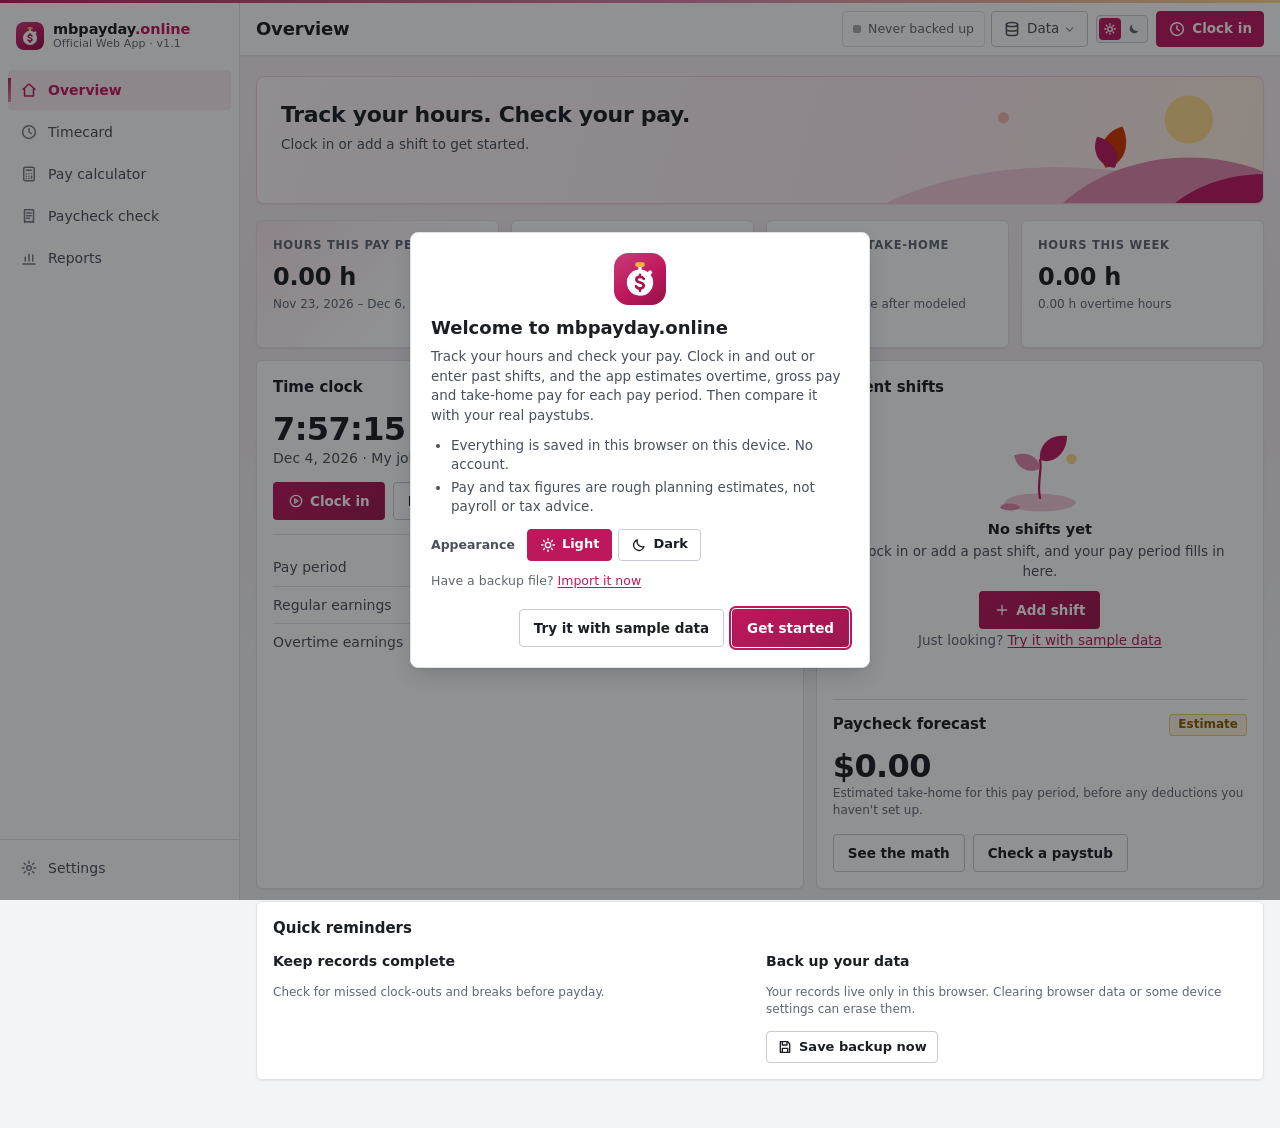
<file: index.html>
<!DOCTYPE html>
<html lang="en" data-theme="light" data-app-short="Payday" data-app-domain="mbpayday.online">
<head>
<meta charset="UTF-8">
<meta name="viewport" content="width=device-width, initial-scale=1, viewport-fit=cover">
<meta http-equiv="Content-Security-Policy" content="default-src 'self'; script-src 'self'; style-src 'self' 'unsafe-inline'; img-src 'self' data: blob:; font-src 'self'; connect-src 'self'; manifest-src 'self'; worker-src 'self'; object-src 'none'; base-uri 'self'; form-action 'none'">
<title>Payday | Overview</title>
<meta name="description" content="Free timecard and paycheck tracker in your browser. Log shifts, estimate overtime and take-home pay, and check your paystubs. No account needed.">
<link rel="canonical" href="https://mbpayday.online/">
<meta name="theme-color" content="#BE185D">
<meta name="color-scheme" content="light dark">
<meta name="application-name" content="Payday">
<meta name="mobile-web-app-capable" content="yes">
<meta name="apple-mobile-web-app-capable" content="yes">
<meta name="apple-mobile-web-app-title" content="Payday">
<link rel="manifest" href="manifest.json">
<link rel="icon" href="favicon.svg" type="image/svg+xml">
<link rel="icon" href="favicon.ico" sizes="any">
<link rel="apple-touch-icon" href="apple-touch-icon.png">
<meta property="og:type" content="website">
<meta property="og:site_name" content="mbpayday.online">
<meta property="og:title" content="mbpayday.online · Free timecard and paycheck tracker">
<meta property="og:description" content="Clock in and out, log shifts and breaks, estimate overtime and take-home pay, and compare it with your paystubs. No account; your records stay in your browser.">
<meta property="og:url" content="https://mbpayday.online/">
<meta property="og:image" content="https://mbpayday.online/og-image.png">
<meta property="og:image:width" content="1200">
<meta property="og:image:height" content="630">
<meta property="og:image:alt" content="mbpayday.online: timecard and paycheck tracker, shown with sample shifts">
<meta name="twitter:card" content="summary_large_image">
<meta name="twitter:title" content="mbpayday.online · Free timecard and paycheck tracker">
<meta name="twitter:description" content="Clock in and out, log shifts and breaks, estimate overtime and take-home pay, and compare it with your paystubs. No account; your records stay in your browser.">
<meta name="twitter:image" content="https://mbpayday.online/og-image.png">
<script type="application/ld+json">{"@context":"https://schema.org","@type":"WebApplication","name":"mbpayday.online","alternateName":"Payday","url":"https://mbpayday.online/","applicationCategory":"BusinessApplication","operatingSystem":"Any (runs in a web browser)","description":"Free timecard and paycheck tracker in your browser. Log shifts, estimate overtime and take-home pay, and check your paystubs. No account needed.","isAccessibleForFree":true,"author":{"@type":"Person","name":"Matthew Broyer","url":"https://matthewbroyer.com/"}}</script>
<script src="theme-boot.js"></script>
<link rel="stylesheet" href="mb-suite-core.css">
<link rel="stylesheet" href="app.css">
<link rel="stylesheet" href="mb-suite-cutouts.css">
<link rel="stylesheet" href="mb-suite-sidebar.css">
<link rel="stylesheet" href="mb-suite-v3.css">
<link rel="stylesheet" href="app-v3.css">
<link rel="stylesheet" href="mb-suite-topbar.css">
</head>
<body class="mb-shell">
<a class="skip" href="#main">Skip to content</a>
<noscript><p class="noscript">mbpayday.online is a free timecard and paycheck tracker that runs in your browser. It needs JavaScript turned on.</p></noscript>

<svg width="0" height="0" class="sprite" aria-hidden="true" focusable="false">
  <symbol id="i-home" viewBox="0 0 24 24"><path d="M4 11 12 4l8 7"/><path d="M6 10v10h12V10"/></symbol>
  <symbol id="i-clock" viewBox="0 0 24 24"><circle cx="12" cy="12" r="8.5"/><path d="M12 7.5V12l3 2"/></symbol>
  <symbol id="i-calc" viewBox="0 0 24 24"><rect x="5" y="3" width="14" height="18" rx="2"/><path d="M8.5 7h7M8.5 11.5h.01M12 11.5h.01M15.5 11.5h.01M8.5 15h.01M12 15h.01M15.5 15v2.5M8.5 18h.01M12 18h.01"/></symbol>
  <symbol id="i-receipt" viewBox="0 0 24 24"><path d="M6 3.5h12v17l-2-1.3-2 1.3-2-1.3-2 1.3-2-1.3-2 1.3z"/><path d="M9 8h6M9 11.5h6M9 15h3.5"/></symbol>
  <symbol id="i-chart" viewBox="0 0 24 24"><path d="M4 20h16"/><path d="M7 16v-5M12 16V7M17 16v-8"/></symbol>
  <symbol id="i-settings" viewBox="0 0 24 24"><circle cx="12" cy="12" r="3"/><path d="M12 3v2.5M12 18.5V21M3 12h2.5M18.5 12H21M5.6 5.6l1.8 1.8M16.6 16.6l1.8 1.8M5.6 18.4l1.8-1.8M16.6 7.4l1.8-1.8"/></symbol>
  <symbol id="i-more" viewBox="0 0 24 24"><circle cx="5.5" cy="12" r="1.2"/><circle cx="12" cy="12" r="1.2"/><circle cx="18.5" cy="12" r="1.2"/></symbol>
  <symbol id="i-data" viewBox="0 0 24 24"><ellipse cx="12" cy="6" rx="7.5" ry="2.8"/><path d="M4.5 6v12c0 1.5 3.4 2.8 7.5 2.8s7.5-1.3 7.5-2.8V6M4.5 12c0 1.5 3.4 2.8 7.5 2.8s7.5-1.3 7.5-2.8"/></symbol>
  <symbol id="i-chev" viewBox="0 0 24 24"><path d="m6 9 6 6 6-6"/></symbol>
  <symbol id="i-search" viewBox="0 0 24 24"><circle cx="10.5" cy="10.5" r="6"/><path d="m15 15 5 5"/></symbol>
  <symbol id="i-plus" viewBox="0 0 24 24"><path d="M12 5v14M5 12h14"/></symbol>
  <symbol id="i-play" viewBox="0 0 24 24"><circle cx="12" cy="12" r="8.5"/><path d="M10 8.8v6.4l5-3.2z"/></symbol>
  <symbol id="i-stop" viewBox="0 0 24 24"><circle cx="12" cy="12" r="8.5"/><rect x="9" y="9" width="6" height="6" rx="1"/></symbol>
  <symbol id="i-save" viewBox="0 0 24 24"><path d="M5 4h11l3 3v13H5z"/><path d="M8 4v5h7V4M8 20v-6h8v6"/></symbol>
  <symbol id="i-download" viewBox="0 0 24 24"><path d="M4 14v5.5h16V14M12 4v11M7.5 10.5 12 15l4.5-4.5"/></symbol>
  <symbol id="i-upload" viewBox="0 0 24 24"><path d="M4 14v5.5h16V14M12 15V4M7.5 8.5 12 4l4.5 4.5"/></symbol>
  <symbol id="i-sheet" viewBox="0 0 24 24"><rect x="4" y="4" width="16" height="16" rx="2"/><path d="M4 10h16M4 15h16M10 4v16"/></symbol>
  <symbol id="i-zip" viewBox="0 0 24 24"><path d="M6 3.5h8l4 4v13H6z"/><path d="M14 3.5v4h4M10 6h1.5M10 9h1.5M10 12h1.5M9.5 15h2.5v3h-2.5z"/></symbol>
  <symbol id="i-trash" viewBox="0 0 24 24"><path d="M4 7h16M10 3.5h4M6.5 7l1 13h9l1-13M10 11v6M14 11v6"/></symbol>
  <symbol id="i-share" viewBox="0 0 24 24"><path d="M12 15V4M8 8l4-4 4 4"/><path d="M5 12v7h14v-7"/></symbol>
  <symbol id="i-x" viewBox="0 0 24 24"><path d="M6 6l12 12M18 6 6 18"/></symbol>
  <symbol id="i-info" viewBox="0 0 24 24"><circle cx="12" cy="12" r="9"/><path d="M12 11v6M12 7.5v.01"/></symbol>
  <symbol id="i-warn" viewBox="0 0 24 24"><path d="M12 4 2.8 19.5h18.4z"/><path d="M12 10v4.5M12 17v.01"/></symbol>
  <symbol id="i-history" viewBox="0 0 24 24"><path d="M4 12a8 8 0 1 0 2.4-5.7L4 8.5"/><path d="M4 4v4.5h4.5M12 8v4l3 2"/></symbol>
  <symbol id="i-job" viewBox="0 0 24 24"><rect x="3.5" y="7.5" width="17" height="12" rx="2"/><path d="M9 7.5V5.5a1 1 0 0 1 1-1h4a1 1 0 0 1 1 1v2M3.5 12.5h17"/></symbol>
  <symbol id="i-sun" viewBox="0 0 24 24"><circle cx="12" cy="12" r="4"/><path d="M12 2.5v2M12 19.5v2M2.5 12h2M19.5 12h2M5.3 5.3l1.4 1.4M17.3 17.3l1.4 1.4M5.3 18.7l1.4-1.4M17.3 6.7l1.4-1.4"/></symbol>
  <symbol id="i-moon" viewBox="0 0 24 24"><path d="M19.5 14.5A8 8 0 0 1 9.5 4.5a8 8 0 1 0 10 10z"/></symbol>
</svg>

<aside class="mb-side" aria-label="App">
  <a class="brand" href="./" data-home aria-label="mbpayday.online: go to Overview"><span class="logo"><svg aria-hidden="true" focusable="false" xmlns="http://www.w3.org/2000/svg" viewBox="0 0 64 64"><defs><linearGradient id="pdg1" gradientUnits="userSpaceOnUse" x1="10" y1="0" x2="54" y2="64"><stop offset="0" stop-color="#C73874"/><stop offset=".55" stop-color="#BE185D"/><stop offset="1" stop-color="#98134A"/></linearGradient><clipPath id="pdc1"><rect width="64" height="64" rx="18"/></clipPath></defs><g clip-path="url(#pdc1)"><rect width="64" height="64" fill="url(#pdg1)"/><g transform="translate(3.2 3.6) scale(.9)"><rect x="29.75" y="13" width="4.5" height="6.5" fill="#fff"/><rect x="25.5" y="8.5" width="13" height="6.5" rx="3" fill="#F2B640"/><rect x="42.13" y="19.57" width="5.2" height="8.4" rx="2" fill="#fff" transform="rotate(45 44.73 23.77)"/><circle cx="32" cy="36.5" r="18" fill="#fff"/><path d="M32 25.6v3.2M32 44.6v3.2" stroke="#A8154F" stroke-width="3.4" stroke-linecap="round"/><path d="M37.2 31.4C36.2 29.7 34.3 28.8 32 28.8 29.2 28.8 27.1 30.3 27.1 32.5 27.1 37.4 37.1 35.2 37.1 40.4 37.1 42.7 34.9 44.4 32 44.4 29.5 44.4 27.6 43.4 26.7 41.6" fill="none" stroke="#A8154F" stroke-width="3.8" stroke-linecap="round" stroke-linejoin="round"/></g></g></svg></span><span class="bt"><b>mbpayday<i class="tld">.online</i></b><span>Official Web App · v1.1</span></span></a>
  <nav class="side-nav" id="sideNav" aria-label="Sections">
    <button type="button" data-view="home" aria-current="page"><svg class="uic" aria-hidden="true"><use href="#i-home"/></svg><span>Overview</span></button>
    <button type="button" data-view="timecard"><svg class="uic" aria-hidden="true"><use href="#i-clock"/></svg><span>Timecard</span><b class="count" data-count="shifts"></b></button>
    <button type="button" data-view="pay"><svg class="uic" aria-hidden="true"><use href="#i-calc"/></svg><span>Pay calculator</span></button>
    <button type="button" data-view="paystubs"><svg class="uic" aria-hidden="true"><use href="#i-receipt"/></svg><span>Paycheck check</span><b class="count" data-count="stubs"></b></button>
    <button type="button" data-view="reports"><svg class="uic" aria-hidden="true"><use href="#i-chart"/></svg><span>Reports</span></button>
  </nav>
  <nav class="side-nav side-end" aria-label="More">
    <button type="button" data-view="settings"><svg class="uic" aria-hidden="true"><use href="#i-settings"/></svg><span>Settings</span></button>
  </nav>
</aside>

<div class="mb-main">
  <header class="page-bar">
    <a class="brand phone-brand" href="./" data-home aria-label="mbpayday.online: go to Overview"><span class="logo"><svg aria-hidden="true" focusable="false" xmlns="http://www.w3.org/2000/svg" viewBox="0 0 64 64"><defs><linearGradient id="pdg2" gradientUnits="userSpaceOnUse" x1="10" y1="0" x2="54" y2="64"><stop offset="0" stop-color="#C73874"/><stop offset=".55" stop-color="#BE185D"/><stop offset="1" stop-color="#98134A"/></linearGradient><clipPath id="pdc2"><rect width="64" height="64" rx="18"/></clipPath></defs><g clip-path="url(#pdc2)"><rect width="64" height="64" fill="url(#pdg2)"/><g transform="translate(3.2 3.6) scale(.9)"><rect x="29.75" y="13" width="4.5" height="6.5" fill="#fff"/><rect x="25.5" y="8.5" width="13" height="6.5" rx="3" fill="#F2B640"/><rect x="42.13" y="19.57" width="5.2" height="8.4" rx="2" fill="#fff" transform="rotate(45 44.73 23.77)"/><circle cx="32" cy="36.5" r="18" fill="#fff"/><path d="M32 25.6v3.2M32 44.6v3.2" stroke="#A8154F" stroke-width="3.4" stroke-linecap="round"/><path d="M37.2 31.4C36.2 29.7 34.3 28.8 32 28.8 29.2 28.8 27.1 30.3 27.1 32.5 27.1 37.4 37.1 35.2 37.1 40.4 37.1 42.7 34.9 44.4 32 44.4 29.5 44.4 27.6 43.4 26.7 41.6" fill="none" stroke="#A8154F" stroke-width="3.8" stroke-linecap="round" stroke-linejoin="round"/></g></g></svg></span><span class="bt"><b>mbpayday<i class="tld">.online</i></b><span>Official Web App · v1.1</span></span></a>
    <h1 class="page-title" id="pageTitle">Overview</h1>
    <div class="actions">
      <div class="searchbox hide-phone" id="searchWrap" hidden>
        <svg class="uic" aria-hidden="true"><use href="#i-search"/></svg>
        <input id="search" type="search" placeholder="Search shifts" aria-label="Search shifts (press / to focus)" autocomplete="off">
      </div>
      <button type="button" class="bk-chip tb-chip hide-phone" id="bkChip" title="Save a backup now (Ctrl+S)"><svg class="uic" aria-hidden="true"><use href="#i-history"/></svg><span id="bkChipText">Never backed up</span></button>
      <div class="menu-wrap">
        <button type="button" class="tb" id="dataBtn" aria-haspopup="true" aria-expanded="false" aria-controls="dataMenu" aria-label="Data: backup, import, export" title="Data: backup, import, export"><svg class="uic" aria-hidden="true"><use href="#i-data"/></svg><span class="tb-lbl">Data</span><svg class="uic tb-chev" aria-hidden="true"><use href="#i-chev"/></svg><span class="tb-dot" id="dataDot" aria-hidden="true" hidden></span></button>
        <div class="dm-panel" id="dataMenu" role="menu" aria-label="Data" hidden>
          <button type="button" class="dm-item main" role="menuitem" data-act="saveNow"><svg class="uic" aria-hidden="true"><use href="#i-save"/></svg><span class="dm-t"><b>Save backup now</b><small id="saveNowSub">Choose where to save it the first time</small></span><kbd>Ctrl S</kbd></button>
          <button type="button" class="dm-item" role="menuitem" data-act="exportJson"><svg class="uic" aria-hidden="true"><use href="#i-download"/></svg><span class="dm-t"><b>Export All (JSON)…</b><small>Full backup: jobs, shifts, paystubs and settings</small></span></button>
          <button type="button" class="dm-item" role="menuitem" data-act="import"><svg class="uic" aria-hidden="true"><use href="#i-upload"/></svg><span class="dm-t"><b>Import Backup…</b><small>JSON or .zip backup, or a shifts CSV. You check it first</small></span></button>
          <button type="button" class="dm-item" role="menuitem" data-act="exportPageCsv"><svg class="uic" aria-hidden="true"><use href="#i-sheet"/></svg><span class="dm-t"><b>Export This Page (CSV)…</b><small id="pageCsvSub">Shifts, for Excel or Sheets</small></span></button>
          <button type="button" class="dm-item" role="menuitem" data-act="exportZip"><svg class="uic" aria-hidden="true"><use href="#i-zip"/></svg><span class="dm-t"><b>Export All (CSV, .zip)…</b><small>JSON backup plus shifts and paystubs CSV in one .zip</small></span></button>
          <div class="dm-sep" role="separator"></div>
          <button type="button" class="dm-item" role="menuitem" data-act="removeSample" id="dmRemoveSample" hidden><svg class="uic" aria-hidden="true"><use href="#i-x"/></svg><span class="dm-t"><b>Remove sample data</b><small>Deletes only the labeled sample records</small></span></button>
          <button type="button" class="dm-item danger" role="menuitem" data-act="clearAll"><svg class="uic" aria-hidden="true"><use href="#i-trash"/></svg><span class="dm-t"><b>Clear all data…</b></span></button>
          <div class="dm-foot">
            <div id="bkStatusLine">Never backed up</div>
            <div id="bkFileLine"></div>
            <div>Your data is stored in this browser on this device. Clearing your browser data deletes it, so keep a backup.</div>
          </div>
        </div>
      </div>
      <input type="file" id="importFile" accept=".json,.csv,.zip,application/json,text/csv,application/zip" hidden>
      <button type="button" class="themesw" id="themeBtn" role="switch" aria-checked="false" aria-label="Dark mode" title="Dark mode"><span class="tk"><svg class="i-sun" viewBox="0 0 20 20" width="14" height="14" aria-hidden="true" fill="none" stroke="currentColor" stroke-width="1.8" stroke-linecap="round"><circle cx="10" cy="10" r="3.2"/><path d="M10 2.5v1.8M10 15.7v1.8M2.5 10h1.8M15.7 10h1.8M4.7 4.7l1.3 1.3M14 14l1.3 1.3M4.7 15.3 6 14M14 6l1.3-1.3"/></svg><svg class="i-moon" viewBox="0 0 20 20" width="14" height="14" aria-hidden="true" fill="currentColor"><path d="M16.5 12.2A6.6 6.6 0 0 1 7.8 3.5a6.6 6.6 0 1 0 8.7 8.7Z"/></svg><i class="th"></i></span></button>
      <button type="button" class="tb tb-primary" id="headerClock" aria-label="Clock in"><svg class="uic" aria-hidden="true"><use href="#i-clock"/></svg><span class="tb-lbl"><span id="headerClockText">Clock in</span><span id="headerClockAmt" class="amt"></span></span></button>
    </div>
  </header>

  <div class="store-banner" id="storeBanner" role="alert" hidden>
    <svg class="uic" aria-hidden="true"><use href="#i-warn"/></svg>
    <p>Changes aren't being saved in this browser. Export a backup now.</p>
    <button type="button" class="btn sm" data-act="exportJson">Export All (JSON)…</button>
  </div>

  <main class="wrap" id="main" tabindex="-1">
    <div id="view"></div>
    <div id="settingsTail" class="settings-tail" hidden>
      <div data-mb-install data-app-name="Payday" data-note="Opens in its own window with its own icon. Works offline after the first visit."></div>
      <div class="mb-about" role="group" aria-label="About this app">
        <svg class="uic" viewBox="0 0 24 24" width="20" height="20" fill="none" stroke="currentColor" stroke-width="2" stroke-linecap="round" stroke-linejoin="round" aria-hidden="true" focusable="false"><circle cx="12" cy="12" r="9.5"/><path d="M12 11v6M12 7.5v.01"/></svg>
        <div>
          <b>mbpayday.online™</b>
          <p>Version 1.1 · Oct 14, 2026</p>
          <p class="mb-about-links"><a href="privacy.html">Privacy</a><a href="terms.html">Terms</a><a href="https://matthewbroyer.com/">More free apps at matthewbroyer.com</a></p>
          <p class="mb-about-copy">© 2026 Matthew Broyer. All rights reserved.</p>
        </div>
      </div>
    </div>
  </main>
</div>

<nav class="bnav" id="bnav" aria-label="Sections">
  <button type="button" data-view="home" aria-current="page"><svg class="uic" aria-hidden="true"><use href="#i-home"/></svg><span>Overview</span></button>
  <button type="button" data-view="timecard"><svg class="uic" aria-hidden="true"><use href="#i-clock"/></svg><span>Timecard</span></button>
  <button type="button" data-view="pay"><svg class="uic" aria-hidden="true"><use href="#i-calc"/></svg><span>Pay</span></button>
  <button type="button" data-view="paystubs"><svg class="uic" aria-hidden="true"><use href="#i-receipt"/></svg><span>Paychecks</span></button>
  <button type="button" id="moreBtn" aria-haspopup="dialog" aria-controls="moreSheet"><svg class="uic" aria-hidden="true"><use href="#i-more"/></svg><span>More</span></button>
</nav>

<dialog class="dlg sheet" id="moreSheet" aria-labelledby="moreTitle">
  <div class="dlg-head"><h2 id="moreTitle">More</h2><button type="button" class="btn ghost sm" data-close aria-label="Close">Close</button></div>
  <div class="more-list">
    <button type="button" data-view="reports"><svg class="uic" aria-hidden="true"><use href="#i-chart"/></svg><span>Reports</span></button>
    <button type="button" data-view="settings"><svg class="uic" aria-hidden="true"><use href="#i-settings"/></svg><span>Settings</span></button>
  </div>
</dialog>

<dialog class="dlg" id="welcomeDlg" aria-labelledby="welcomeTitle">
  <div class="welcome-art"><span class="logo lg" aria-hidden="true"><svg aria-hidden="true" focusable="false" xmlns="http://www.w3.org/2000/svg" viewBox="0 0 64 64"><defs><linearGradient id="pdg3" gradientUnits="userSpaceOnUse" x1="10" y1="0" x2="54" y2="64"><stop offset="0" stop-color="#C73874"/><stop offset=".55" stop-color="#BE185D"/><stop offset="1" stop-color="#98134A"/></linearGradient><clipPath id="pdc3"><rect width="64" height="64" rx="18"/></clipPath></defs><g clip-path="url(#pdc3)"><rect width="64" height="64" fill="url(#pdg3)"/><g transform="translate(3.2 3.6) scale(.9)"><rect x="29.75" y="13" width="4.5" height="6.5" fill="#fff"/><rect x="25.5" y="8.5" width="13" height="6.5" rx="3" fill="#F2B640"/><rect x="42.13" y="19.57" width="5.2" height="8.4" rx="2" fill="#fff" transform="rotate(45 44.73 23.77)"/><circle cx="32" cy="36.5" r="18" fill="#fff"/><path d="M32 25.6v3.2M32 44.6v3.2" stroke="#A8154F" stroke-width="3.4" stroke-linecap="round"/><path d="M37.2 31.4C36.2 29.7 34.3 28.8 32 28.8 29.2 28.8 27.1 30.3 27.1 32.5 27.1 37.4 37.1 35.2 37.1 40.4 37.1 42.7 34.9 44.4 32 44.4 29.5 44.4 27.6 43.4 26.7 41.6" fill="none" stroke="#A8154F" stroke-width="3.8" stroke-linecap="round" stroke-linejoin="round"/></g></g></svg></span></div>
  <h2 id="welcomeTitle">Welcome to mbpayday.online</h2>
  <p class="dlg-sub">Track your hours and check your pay. Clock in and out or enter past shifts, and the app estimates overtime, gross pay and take-home pay for each pay period. Then compare it with your real paystubs.</p>
  <ul class="welcome-list">
    <li>Everything is saved in this browser on this device. No account.</li>
    <li>Pay and tax figures are rough planning estimates, not payroll or tax advice.</li>
  </ul>
  <div class="field-row">
    <span id="welcomeThemeLbl" class="lbl-sm">Appearance</span>
    <div class="seg" role="group" aria-labelledby="welcomeThemeLbl">
      <button type="button" class="chip" data-theme-pick="light" aria-pressed="true"><svg class="uic" aria-hidden="true"><use href="#i-sun"/></svg>Light</button>
      <button type="button" class="chip" data-theme-pick="dark" aria-pressed="false"><svg class="uic" aria-hidden="true"><use href="#i-moon"/></svg>Dark</button>
    </div>
  </div>
  <p class="hint">Have a backup file? <button type="button" class="linkbtn" id="welcomeImport">Import it now</button></p>
  <div class="dlg-actions">
    <button type="button" class="btn" id="welcomeSample">Try it with sample data</button>
    <button type="button" class="btn primary" id="welcomeStart">Get started</button>
  </div>
</dialog>

<dialog class="dlg" id="confirmDlg" aria-labelledby="confirmTitle">
  <h2 id="confirmTitle">Are you sure?</h2>
  <p class="dlg-sub" id="confirmBody"></p>
  <p class="hint" id="confirmBackupRow" hidden><button type="button" class="linkbtn" id="confirmBackup">Save backup first</button></p>
  <div class="dlg-actions">
    <button type="button" class="btn" id="confirmCancel">Cancel</button>
    <button type="button" class="btn danger solid" id="confirmOk">Delete</button>
  </div>
</dialog>

<dialog class="dlg" id="importDlg" aria-labelledby="importTitle">
  <h2 id="importTitle">Import backup</h2>
  <p class="dlg-sub" id="importFileName"></p>
  <ul class="import-sum" id="importSummary"></ul>
  <p class="dlg-sub" id="importNote"></p>
  <p class="hint" id="importBackupRow"><button type="button" class="linkbtn" id="importBackup">Save backup first</button></p>
  <div class="dlg-actions">
    <button type="button" class="btn" id="importCancel">Cancel</button>
    <button type="button" class="btn danger" id="importReplace">Replace</button>
    <button type="button" class="btn primary" id="importMerge">Merge</button>
  </div>
</dialog>

<div class="toasts" id="toasts" role="status" aria-live="polite"></div>

<template id="artBanner"><svg class="cu-art" viewBox="0 0 640 136" preserveAspectRatio="xMaxYMax slice" aria-hidden="true" focusable="false"><circle class="b" cx="560" cy="46" r="26"/><path class="s" d="M210 150 C315 80 525 80 630 150Z"/><path class="m" d="M410 150 C485 66 635 66 710 150Z"/><path class="d" d="M530 150 C585 90 695 90 750 150Z"/><path class="n" transform="translate(470 98) rotate(-64) scale(0.5)" d="M0 0 C 20 -34 66 -40 96 -6 C 70 28 22 34 0 0Z"/><path class="d" transform="translate(480 98) rotate(-116) scale(0.4)" d="M0 0 C 20 -34 66 -40 96 -6 C 70 28 22 34 0 0Z"/><circle class="r" cx="360" cy="44" r="6"/></svg></template>
<template id="artEmpty"><svg class="cu-art inline sm" viewBox="0 0 160 120" preserveAspectRatio="xMidYMid meet" aria-hidden="true" focusable="false"><path class="s" transform="translate(80 98)" d="M-48 2.2 C-48 -15.8 26.4 -16.5 48 -1.5 C49 14.2 -26.4 16.5 -48 2.2Z"/><path class="sd" d="M80 92 C75.6 71.8 83.3 54 80 41.4"/><path class="d" transform="translate(80 41.4) rotate(-38) scale(0.5)" d="M0 0 C 20 -34 66 -40 96 -6 C 70 28 22 34 0 0Z"/><path class="m" transform="translate(80 52.5) rotate(-150) scale(0.4)" d="M0 0 C 20 -34 66 -40 96 -6 C 70 28 22 34 0 0Z"/><circle class="b" cx="122" cy="40" r="7"/><path class="m" transform="translate(40 104)" d="M-13 0.9 C-13 -6.3 7.2 -6.6 13 -0.6 C13.3 5.7 -7.2 6.6 -13 0.9Z"/></svg></template>
<template id="shareArt"><svg class="cu-art" viewBox="0 0 640 136" preserveAspectRatio="xMaxYMax slice" aria-hidden="true" focusable="false"><circle class="b" cx="560" cy="46" r="26"/><path class="s" d="M210 150 C315 80 525 80 630 150Z"/><path class="m" d="M410 150 C485 66 635 66 710 150Z"/><path class="d" d="M530 150 C585 90 695 90 750 150Z"/><path class="n" transform="translate(470 98) rotate(-64) scale(0.5)" d="M0 0 C 20 -34 66 -40 96 -6 C 70 28 22 34 0 0Z"/><path class="d" transform="translate(480 98) rotate(-116) scale(0.4)" d="M0 0 C 20 -34 66 -40 96 -6 C 70 28 22 34 0 0Z"/><circle class="r" cx="360" cy="44" r="6"/></svg></template>

<script src="mb-title.js"></script>
<script src="mb-install.js"></script>
<script src="mb-share.js"></script>
<script src="vendor/jszip.min.js"></script>
<script src="app.js"></script>
</body>
</html>
</file>
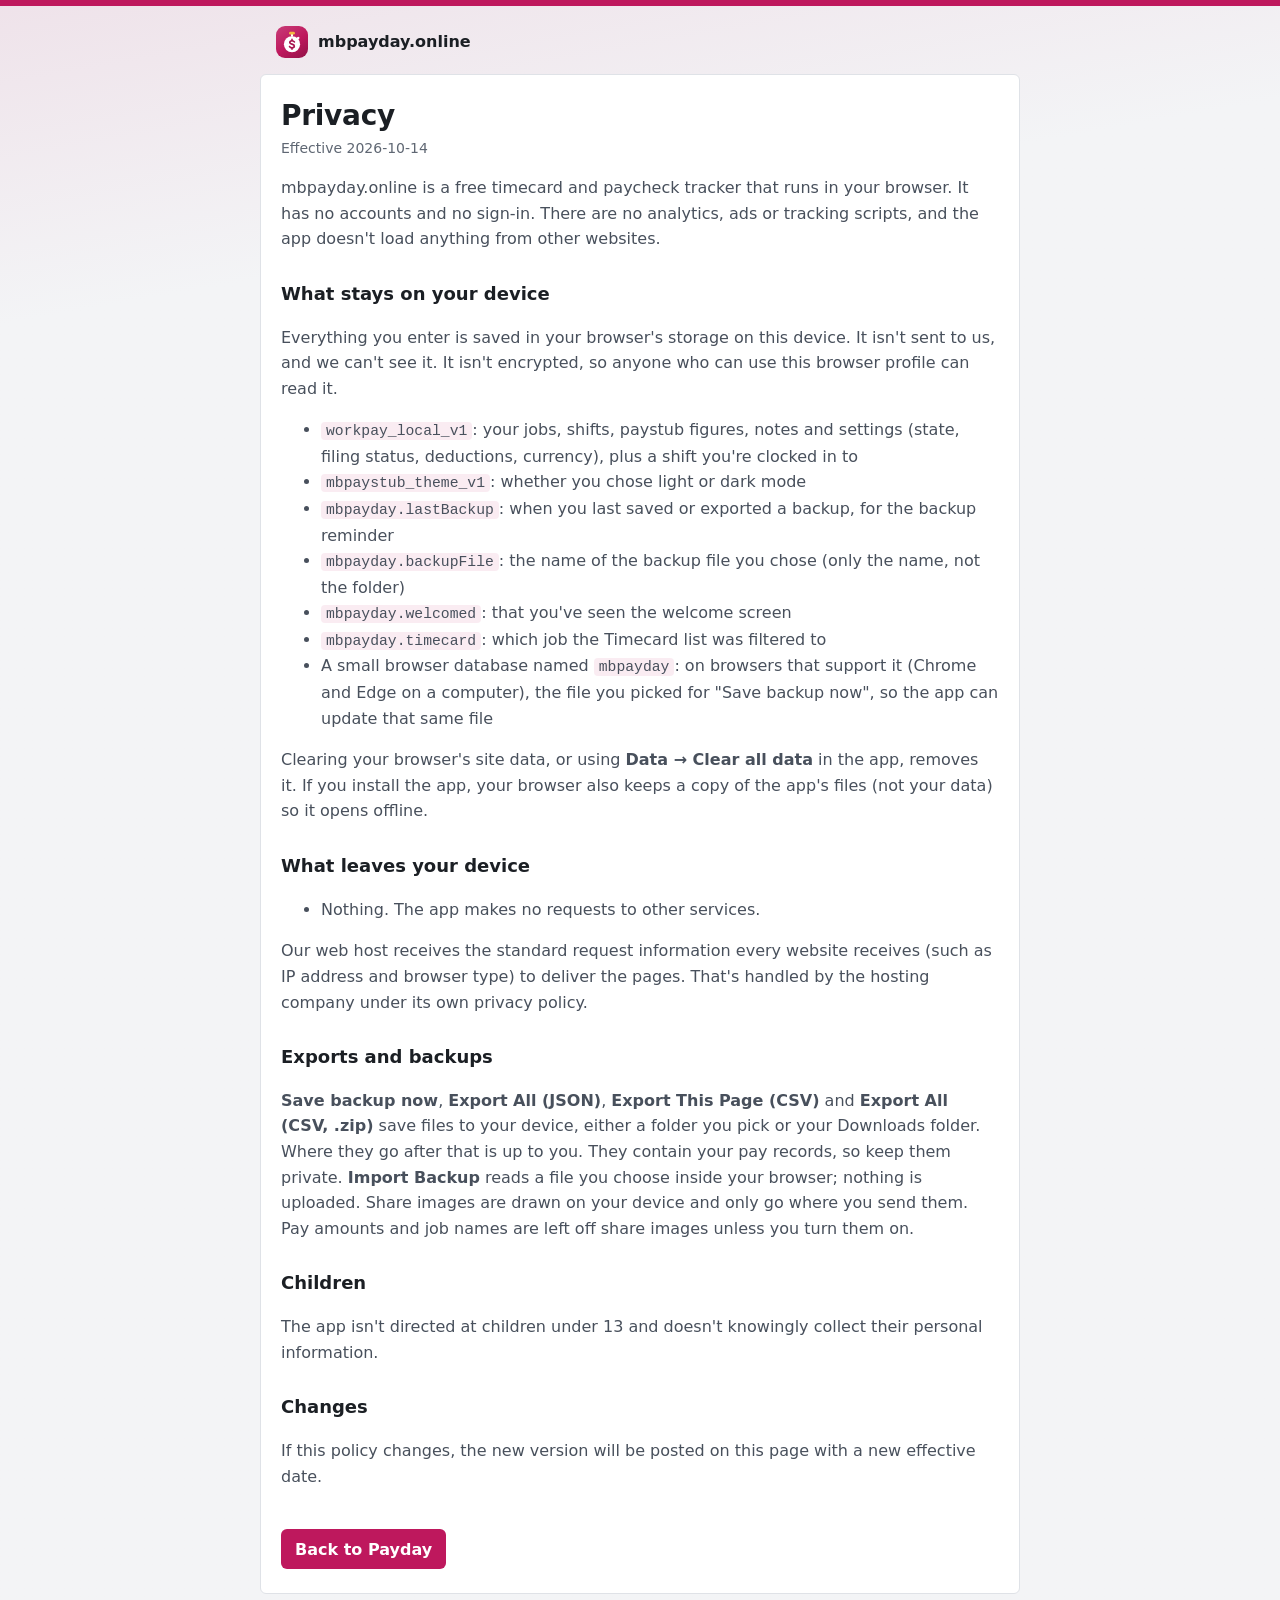
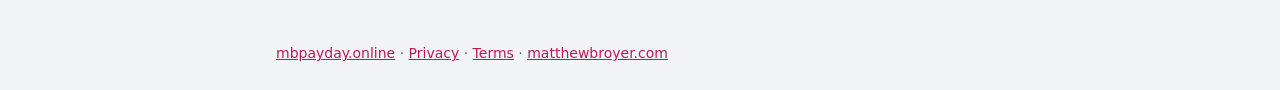
<file: privacy.html>
<!doctype html>
<html lang="en">
<head>
<meta charset="utf-8">
<meta name="viewport" content="width=device-width,initial-scale=1">
<title>Payday | Privacy</title>
<meta name="description" content="How mbpayday.online handles your data: what stays in your browser and what, if anything, leaves it.">
<link rel="canonical" href="https://mbpayday.online/privacy.html">
<meta name="theme-color" content="#BE185D">
<link rel="icon" href="favicon.svg" type="image/svg+xml">
<link rel="icon" href="favicon.ico" sizes="any">
<style>
:root{--font:"Segoe UI Variable Text","Segoe UI",system-ui,-apple-system,Roboto,Arial,sans-serif;--bg:#f3f4f6;--surface:#fff;--ink:#1b1f24;--ink-2:#48505c;--muted:#5f6773;--border:#dfe2e7;--accent:#BE185D;--accent-hover:#9D174D;--r:6px;--on:#fff}
@media (prefers-color-scheme:dark){:root{--bg:#121417;--surface:#1a1d21;--ink:#e8eaed;--ink-2:#b4bac3;--muted:#99a1ac;--border:#2c3036;--accent:color-mix(in srgb,#BE185D 60%,#fff);--accent-hover:color-mix(in srgb,#BE185D 45%,#fff);--on:#111}}
*{box-sizing:border-box}
body{margin:0;font:16px/1.6 var(--font);color:var(--ink);background:linear-gradient(170deg,color-mix(in srgb,var(--accent) 8%,var(--bg)) 0,var(--bg) 320px) no-repeat,var(--bg)}
.bar{height:6px;background:var(--accent)}
header{max-width:760px;margin:0 auto;padding:20px 16px 0;display:flex;align-items:center;gap:12px}
header a.brand{display:flex;align-items:center;gap:10px;color:var(--ink);text-decoration:none;font-weight:650}
header a.brand img{width:32px;height:32px}
header a.brand:focus-visible,a:focus-visible{outline:2px solid var(--accent);outline-offset:2px;border-radius:4px}
main{max-width:760px;margin:16px auto 48px;padding:24px 20px;background:var(--surface);border:1px solid var(--border);border-radius:var(--r)}
h1{font-size:28px;line-height:1.2;margin:0 0 4px;letter-spacing:-.01em}
h2{font-size:18px;margin:28px 0 6px}
p,li{color:var(--ink-2)} .meta{color:var(--muted);font-size:14px;margin:0 0 16px}
a{color:var(--accent)} a:hover{color:var(--accent-hover)}
code{font-size:.92em;background:color-mix(in srgb,var(--accent) 8%,transparent);padding:1px 5px;border-radius:4px}
.back{display:inline-flex;align-items:center;min-height:40px;padding:0 14px;margin-top:24px;border-radius:var(--r);background:var(--accent);color:var(--on);text-decoration:none;font-weight:600}
.back:hover{background:var(--accent-hover);color:var(--on)}
footer{max-width:760px;margin:0 auto 32px;padding:0 16px;color:var(--muted);font-size:14px}
</style>
</head>
<body>
<div class="bar"></div>
<header><a class="brand" href="./"><img src="favicon.svg" alt="" width="32" height="32">mbpayday.online</a></header>
<main>
<h1>Privacy</h1>
<p class="meta">Effective 2026-10-14</p>

<p>mbpayday.online is a free timecard and paycheck tracker that runs in your browser. It has no accounts and no sign-in. There are no analytics, ads or tracking scripts, and the app doesn't load anything from other websites.</p>

<h2>What stays on your device</h2>
<p>Everything you enter is saved in your browser's storage on this device. It isn't sent to us, and we can't see it. It isn't encrypted, so anyone who can use this browser profile can read it.</p>
<ul>
<li><code>workpay_local_v1</code>: your jobs, shifts, paystub figures, notes and settings (state, filing status, deductions, currency), plus a shift you're clocked in to</li>
<li><code>mbpaystub_theme_v1</code>: whether you chose light or dark mode</li>
<li><code>mbpayday.lastBackup</code>: when you last saved or exported a backup, for the backup reminder</li>
<li><code>mbpayday.backupFile</code>: the name of the backup file you chose (only the name, not the folder)</li>
<li><code>mbpayday.welcomed</code>: that you've seen the welcome screen</li>
<li><code>mbpayday.timecard</code>: which job the Timecard list was filtered to</li>
<li>A small browser database named <code>mbpayday</code>: on browsers that support it (Chrome and Edge on a computer), the file you picked for "Save backup now", so the app can update that same file</li>
</ul>
<p>Clearing your browser's site data, or using <b>Data → Clear all data</b> in the app, removes it. If you install the app, your browser also keeps a copy of the app's files (not your data) so it opens offline.</p>

<h2>What leaves your device</h2>
<ul>
<li>Nothing. The app makes no requests to other services.</li>
</ul>
<p>Our web host receives the standard request information every website receives (such as IP address and browser type) to deliver the pages. That's handled by the hosting company under its own privacy policy.</p>

<h2>Exports and backups</h2>
<p><b>Save backup now</b>, <b>Export All (JSON)</b>, <b>Export This Page (CSV)</b> and <b>Export All (CSV, .zip)</b> save files to your device, either a folder you pick or your Downloads folder. Where they go after that is up to you. They contain your pay records, so keep them private. <b>Import Backup</b> reads a file you choose inside your browser; nothing is uploaded. Share images are drawn on your device and only go where you send them. Pay amounts and job names are left off share images unless you turn them on.</p>

<h2>Children</h2>
<p>The app isn't directed at children under 13 and doesn't knowingly collect their personal information.</p>

<h2>Changes</h2>
<p>If this policy changes, the new version will be posted on this page with a new effective date.</p>

<a class="back" href="./">Back to Payday</a>
</main>
<footer><a href="./">mbpayday.online</a> · <a href="privacy.html">Privacy</a> · <a href="terms.html">Terms</a> · <a href="https://matthewbroyer.com/">matthewbroyer.com</a></footer>
</body>
</html>
</file>
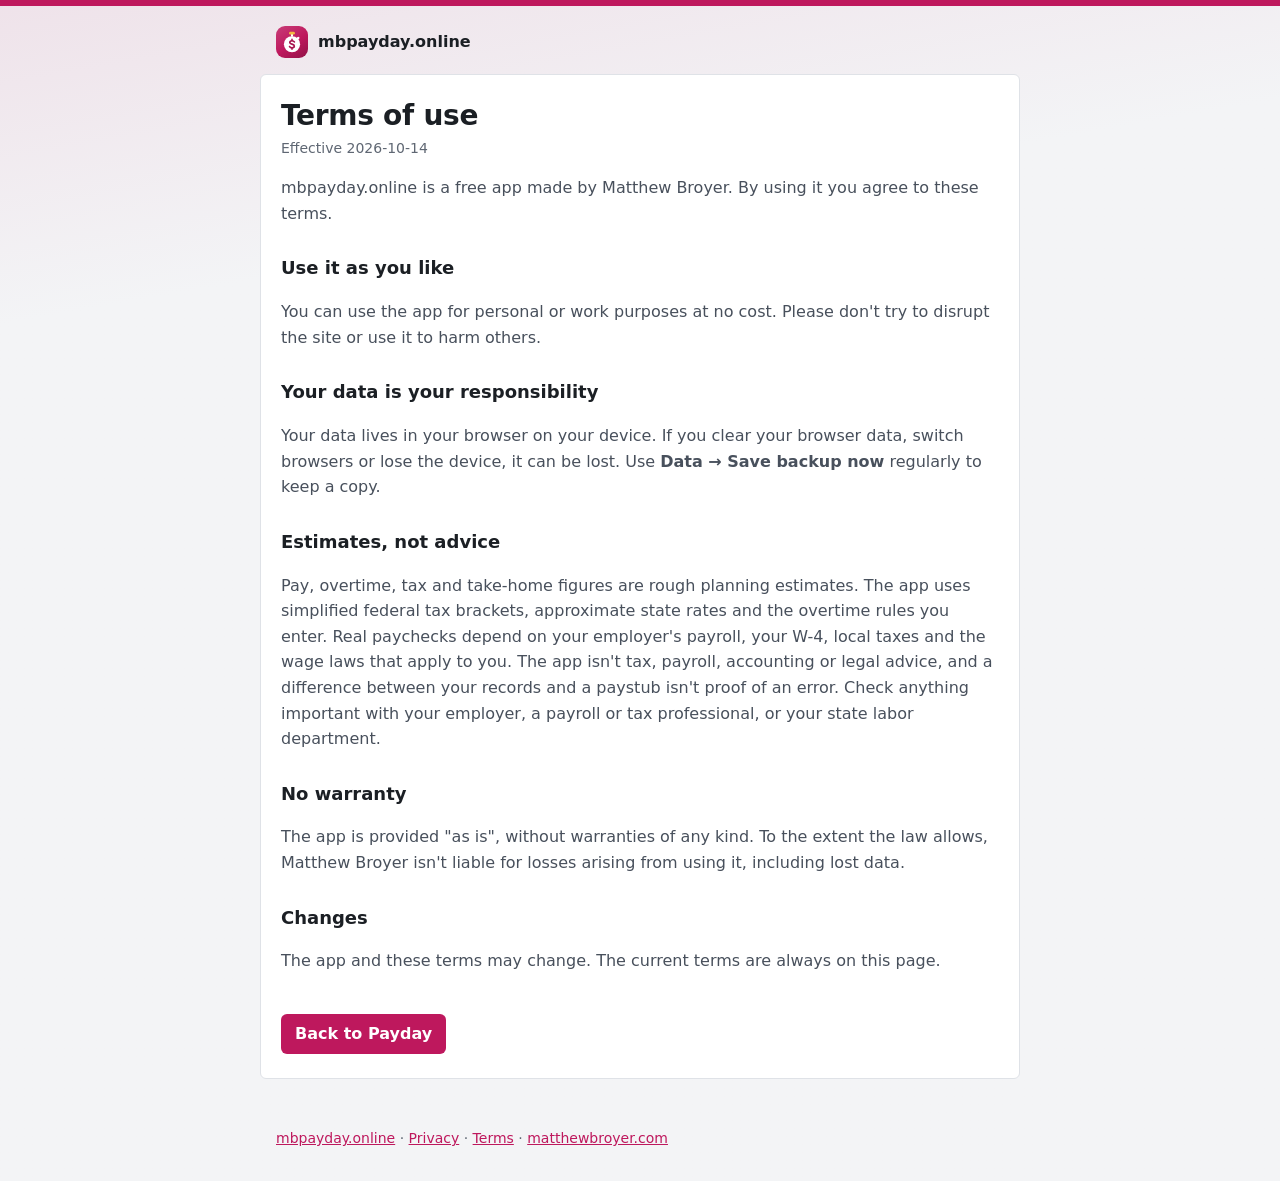
<file: terms.html>
<!doctype html>
<html lang="en">
<head>
<meta charset="utf-8">
<meta name="viewport" content="width=device-width,initial-scale=1">
<title>Payday | Terms</title>
<meta name="description" content="Terms of use for mbpayday.online, a free browser app.">
<link rel="canonical" href="https://mbpayday.online/terms.html">
<meta name="theme-color" content="#BE185D">
<link rel="icon" href="favicon.svg" type="image/svg+xml">
<link rel="icon" href="favicon.ico" sizes="any">
<style>
:root{--font:"Segoe UI Variable Text","Segoe UI",system-ui,-apple-system,Roboto,Arial,sans-serif;--bg:#f3f4f6;--surface:#fff;--ink:#1b1f24;--ink-2:#48505c;--muted:#5f6773;--border:#dfe2e7;--accent:#BE185D;--accent-hover:#9D174D;--r:6px;--on:#fff}
@media (prefers-color-scheme:dark){:root{--bg:#121417;--surface:#1a1d21;--ink:#e8eaed;--ink-2:#b4bac3;--muted:#99a1ac;--border:#2c3036;--accent:color-mix(in srgb,#BE185D 60%,#fff);--accent-hover:color-mix(in srgb,#BE185D 45%,#fff);--on:#111}}
*{box-sizing:border-box}
body{margin:0;font:16px/1.6 var(--font);color:var(--ink);background:linear-gradient(170deg,color-mix(in srgb,var(--accent) 8%,var(--bg)) 0,var(--bg) 320px) no-repeat,var(--bg)}
.bar{height:6px;background:var(--accent)}
header{max-width:760px;margin:0 auto;padding:20px 16px 0;display:flex;align-items:center;gap:12px}
header a.brand{display:flex;align-items:center;gap:10px;color:var(--ink);text-decoration:none;font-weight:650}
header a.brand img{width:32px;height:32px}
header a.brand:focus-visible,a:focus-visible{outline:2px solid var(--accent);outline-offset:2px;border-radius:4px}
main{max-width:760px;margin:16px auto 48px;padding:24px 20px;background:var(--surface);border:1px solid var(--border);border-radius:var(--r)}
h1{font-size:28px;line-height:1.2;margin:0 0 4px;letter-spacing:-.01em}
h2{font-size:18px;margin:28px 0 6px}
p,li{color:var(--ink-2)} .meta{color:var(--muted);font-size:14px;margin:0 0 16px}
a{color:var(--accent)} a:hover{color:var(--accent-hover)}
code{font-size:.92em;background:color-mix(in srgb,var(--accent) 8%,transparent);padding:1px 5px;border-radius:4px}
.back{display:inline-flex;align-items:center;min-height:40px;padding:0 14px;margin-top:24px;border-radius:var(--r);background:var(--accent);color:var(--on);text-decoration:none;font-weight:600}
.back:hover{background:var(--accent-hover);color:var(--on)}
footer{max-width:760px;margin:0 auto 32px;padding:0 16px;color:var(--muted);font-size:14px}
</style>
</head>
<body>
<div class="bar"></div>
<header><a class="brand" href="./"><img src="favicon.svg" alt="" width="32" height="32">mbpayday.online</a></header>
<main>
<h1>Terms of use</h1>
<p class="meta">Effective 2026-10-14</p>

<p>mbpayday.online is a free app made by Matthew Broyer. By using it you agree to these terms.</p>

<h2>Use it as you like</h2>
<p>You can use the app for personal or work purposes at no cost. Please don't try to disrupt the site or use it to harm others.</p>

<h2>Your data is your responsibility</h2>
<p>Your data lives in your browser on your device. If you clear your browser data, switch browsers or lose the device, it can be lost. Use <b>Data → Save backup now</b> regularly to keep a copy.</p>

<h2>Estimates, not advice</h2>
<p>Pay, overtime, tax and take-home figures are rough planning estimates. The app uses simplified federal tax brackets, approximate state rates and the overtime rules you enter. Real paychecks depend on your employer's payroll, your W-4, local taxes and the wage laws that apply to you. The app isn't tax, payroll, accounting or legal advice, and a difference between your records and a paystub isn't proof of an error. Check anything important with your employer, a payroll or tax professional, or your state labor department.</p>

<h2>No warranty</h2>
<p>The app is provided "as is", without warranties of any kind. To the extent the law allows, Matthew Broyer isn't liable for losses arising from using it, including lost data.</p>

<h2>Changes</h2>
<p>The app and these terms may change. The current terms are always on this page.</p>


<a class="back" href="./">Back to Payday</a>
</main>
<footer><a href="./">mbpayday.online</a> · <a href="privacy.html">Privacy</a> · <a href="terms.html">Terms</a> · <a href="https://matthewbroyer.com/">matthewbroyer.com</a></footer>
</body>
</html>
</file>
<file: mb-suite-core.css>
/* =====================================================================
   MB SUITE v1 — shared design tokens ("Microsoft/Google Alternative" Utility)
   Same file in every app. Only the 10 accent lines in the APP ACCENT block change.
   Load order: last <style> in <head> (after the app's own CSS) so it wins.
   ===================================================================== */
:root{
  color-scheme:light;
  /* type */
  --font:"Segoe UI Variable Text","Segoe UI",system-ui,-apple-system,BlinkMacSystemFont,Roboto,"Helvetica Neue",Arial,sans-serif;
  --mono:ui-monospace,"Cascadia Mono",Consolas,"SF Mono",Menlo,monospace;
  --fs-xs:11.5px; --fs-sm:12.5px; --fs:14px; --fs-md:15px; --fs-lg:17px; --fs-h2:22px; --fs-num:26px;
  /* geometry: one radius for panels, one for controls, one for overlays */
  --r:6px; --r-sm:4px; --r-lg:8px;
  --ctl:38px; --ctl-sm:32px;
  --sp-1:4px; --sp-2:8px; --sp-3:12px; --sp-4:16px; --sp-5:20px; --sp-6:24px;
  --ease:120ms ease;
  /* page width: every app's header and content share one container (mbmoney.online's) */
  --page-max:1280px; --gutter:16px;
  /* neutrals */
  --bg:#f3f4f6; --surface:#ffffff; --surface-2:#f6f7f9; --surface-3:#eceef2;
  --ink:#1b1f24; --ink-2:#48505c; --muted:#5f6773;
  --border:#dfe2e7; --border-strong:#c6cbd3;
  --hover-band:rgba(20,24,31,.045);
  /* semantic (keep restrained) */
  --good:#16a34a; --good-ink:#0b7a35; --warn:#e5a100; --warn-ink:#8a5a00; --crit:#c9302c; --crit-ink:#b42824; --info:#2563eb;
  /* depth */
  --shadow:0 1px 2px rgba(20,24,31,.06);
  --shadow-pop:0 8px 24px -6px rgba(20,24,31,.22),0 1px 3px rgba(20,24,31,.08);
  --scrim:rgba(10,12,16,.45);
}
:root[data-theme="dark"],:root.dark{
  color-scheme:dark;
  --bg:#16181c; --surface:#1e2126; --surface-2:#25292f; --surface-3:#2d3238;
  --ink:#e9ecf0; --ink-2:#b4bbc5; --muted:#8e97a3;
  --border:#30353c; --border-strong:#434a53;
  --hover-band:rgba(255,255,255,.05);
  --good:#22c55e; --good-ink:#4ade80; --warn:#f0b429; --warn-ink:#f5c95c; --crit:#ff6b6b; --crit-ink:#ff8a8a; --info:#60a5fa;
  --shadow:0 1px 2px rgba(0,0,0,.3);
  --shadow-pop:0 10px 28px -6px rgba(0,0,0,.6),0 0 0 1px rgba(255,255,255,.03);
  --scrim:rgba(0,0,0,.6);
}

/* ---- APP ACCENT (the only per-app block) · mbpayday.online: Rose. To change the accent, edit these lines only (plus favicon.svg, theme-color and manifest; see DEPLOYMENT notes) ---- */
:root{
  --brand:#BE185D;                 /* logo badge, OG image, theme-color */
  --accent:#BE185D; --accent-hover:#9D174D; --accent-ink:#ffffff;
  --accent-soft:color-mix(in srgb,var(--accent) 9%,transparent);
  --accent-line:color-mix(in srgb,var(--accent) 38%,transparent);
}
:root[data-theme="dark"],:root.dark{
  --accent:#F472B6; --accent-hover:#F9A8D4; --accent-ink:#1f0612;
  --accent-soft:color-mix(in srgb,var(--accent) 13%,transparent);
  --accent-line:color-mix(in srgb,var(--accent) 45%,transparent);
}

/* ---- primitives every app shares ---- */
html{-webkit-text-size-adjust:100%}
body{font-family:var(--font);font-size:var(--fs);line-height:1.45;background:var(--bg);color:var(--ink);font-feature-settings:normal;-webkit-font-smoothing:antialiased}
::selection{background:color-mix(in srgb,var(--accent) 28%,transparent)}
:focus-visible{outline:2px solid var(--accent);outline-offset:1px}
input[type=checkbox],input[type=radio],input[type=range],progress{accent-color:var(--accent)}
.tabular,.num,time{font-variant-numeric:tabular-nums}
@media(prefers-reduced-motion:reduce){*,*::before,*::after{animation-duration:1ms!important;animation-iteration-count:1!important;transition-duration:1ms!important;scroll-behavior:auto!important}}
@media(pointer:coarse),(max-width:700px){:root{--ctl:44px;--ctl-sm:44px}}
.tld{font-style:normal;color:var(--accent)}
</file>
<file: app.css>
/* =====================================================================
   mbpayday.online · app adapter (MB Suite v1 components for this app)
   Loads after mb-suite-core.css. Suite tokens only: no hex colors here, so the accent
   can be swapped in the APP ACCENT block of mb-suite-core.css alone.
   ===================================================================== */
*,*::before,*::after{box-sizing:border-box}
html,body{margin:0}
body{min-height:100vh}
button,input,select,textarea{font:inherit;color:inherit}
button,a,label,summary{-webkit-tap-highlight-color:transparent}
a{color:var(--accent)} a:hover{color:var(--accent-hover)}
[hidden]{display:none!important}
.sprite{position:absolute;width:0;height:0;overflow:hidden}
.sr{position:absolute!important;width:1px;height:1px;padding:0;margin:-1px;overflow:hidden;clip:rect(0 0 0 0);white-space:nowrap;border:0}
.skip{position:absolute;left:8px;top:-60px;z-index:100;padding:8px 12px;border-radius:var(--r-sm);background:var(--accent);color:var(--accent-ink);font-weight:600;text-decoration:none}
.skip:focus{top:8px}
.noscript{margin:0;padding:12px 16px;background:var(--surface-2);color:var(--ink)}
.uic{width:18px;height:18px;flex:none;fill:none;stroke:currentColor;stroke-width:2;stroke-linecap:round;stroke-linejoin:round}
.muted{color:var(--ink-2)}
.hint{margin:8px 0 0;font-size:var(--fs-sm);color:var(--muted)}
.num,.stat,.bigclock,td.right,.resultline strong{font-variant-numeric:tabular-nums}
kbd{font-family:var(--mono);font-size:11px;padding:1px 5px;border:1px solid var(--border-strong);border-radius:var(--r-sm);background:var(--surface-2);color:var(--ink-2)}

/* ---- buttons ---- */
.btn{display:inline-flex;align-items:center;justify-content:center;gap:6px;min-height:var(--ctl);padding:0 14px;border-radius:var(--r-sm);
  border:1px solid var(--border-strong);background:var(--surface);color:var(--ink);font:550 13.5px var(--font);cursor:pointer;white-space:nowrap;
  text-decoration:none;transition:background-color var(--ease),border-color var(--ease),color var(--ease)}
.btn:hover{background:var(--surface-2);color:var(--ink)}
.btn:active{filter:brightness(.94)}
.btn:disabled{background:var(--surface-2);color:var(--muted);border-color:var(--border);cursor:not-allowed;filter:none}
.btn.sm{min-height:var(--ctl-sm);padding:0 10px;font-size:13px}
.btn.primary{background:var(--accent);border-color:var(--accent);color:var(--accent-ink)}
.btn.primary:hover{background:var(--accent-hover);border-color:var(--accent-hover)}
.btn.danger{color:var(--crit-ink);border-color:color-mix(in srgb,var(--crit) 45%,var(--border-strong))}
.btn.danger:hover{background:color-mix(in srgb,var(--crit) 8%,var(--surface))}
.btn.danger.solid{background:var(--crit);border-color:var(--crit);color:var(--surface)}
:root[data-theme="dark"] .btn.danger.solid{color:var(--bg)}
.btn.ghost{border-color:transparent;background:none}
.btn.ghost:hover{background:var(--hover-band)}
.btn .uic{width:16px;height:16px}
.linkbtn{padding:0;border:0;background:none;color:var(--accent);font:inherit;text-decoration:underline;text-underline-offset:2px;cursor:pointer;min-height:24px}
.linkbtn:hover{color:var(--accent-hover)}


/* search in the page bar */
.searchbox{position:relative;display:flex;align-items:center}
.searchbox .uic{position:absolute;left:9px;width:16px;height:16px;color:var(--muted);pointer-events:none}
.searchbox input{width:min(260px,26vw);height:var(--ctl-sm);padding:0 10px 0 32px;border:1px solid var(--border-strong);border-radius:var(--r-sm);background:var(--surface-2);font-size:13.5px}
.searchbox input:focus{outline:none;border-color:var(--accent);box-shadow:0 0 0 1px var(--accent);background:var(--surface)}

/* backup status chip (addendum "Backed up last") */
.bk-chip{display:inline-flex;align-items:center;gap:6px;min-height:var(--ctl-sm);padding:0 10px;border:1px solid var(--border);border-radius:var(--r-sm);background:var(--surface-2);
  color:var(--ink-2);font:550 12px var(--font);white-space:nowrap;cursor:pointer;transition:background-color var(--ease),border-color var(--ease),color var(--ease)}
.bk-chip .uic{width:14px;height:14px}
.bk-chip:hover{border-color:var(--border-strong);color:var(--ink)}
.bk-chip.warn{background:color-mix(in srgb,var(--warn) 14%,var(--surface));border-color:color-mix(in srgb,var(--warn) 55%,transparent);color:var(--warn-ink)}

/* Data menu */
.menu-wrap{position:relative}
.dm-panel{position:absolute;right:0;top:calc(100% + 6px);z-index:50;width:min(340px,calc(100vw - 24px));padding:4px;border:1px solid var(--border);border-radius:var(--r-lg);
  background:var(--surface);box-shadow:var(--shadow-pop)}
.dm-item{display:flex;align-items:center;gap:10px;width:100%;min-height:44px;padding:6px 10px;border:0;border-radius:var(--r-sm);background:none;text-align:left;cursor:pointer;color:var(--ink)}
.dm-item:hover,.dm-item:focus-visible{background:var(--surface-2)}
.dm-item:focus-visible{outline:2px solid var(--accent);outline-offset:-2px}
.dm-item .uic{width:18px;height:18px;color:var(--ink-2)}
.dm-item.main .uic,.dm-item.main b{color:var(--accent)}
.dm-item.danger .uic,.dm-item.danger b{color:var(--crit-ink)}
.dm-t{display:flex;flex-direction:column;min-width:0;flex:1}
.dm-t b{font-size:13.5px;font-weight:600}
.dm-t small{font-size:12px;color:var(--muted)}
.dm-sep{height:1px;margin:4px 6px;background:var(--border)}
.dm-foot{margin-top:4px;padding:8px 10px 6px;border-top:1px solid var(--border);font-size:12px;color:var(--muted);display:grid;gap:3px}
.dm-foot .linkbtn{font-size:12px}

/* storage failure banner (SUITE-STANDARDS §5) */
.store-banner{display:flex;align-items:center;gap:10px;flex-wrap:wrap;margin-top:12px;padding:10px 14px;
  border:1px solid color-mix(in srgb,var(--crit) 45%,var(--border));border-left:3px solid var(--crit);border-radius:var(--r);background:color-mix(in srgb,var(--crit) 7%,var(--surface))}
.store-banner p{margin:0;flex:1;min-width:200px;font-weight:550}
.store-banner .uic{color:var(--crit-ink)}

/* ---- view header (the page bar names the view; this line adds the description + actions) ---- */
.view-head{display:flex;flex-wrap:wrap;align-items:center;gap:6px 12px;margin:0 0 16px}
.view-head .vh-txt{flex:1;min-width:220px}
.view-head h2{margin:0;font-size:var(--fs-h2);font-weight:650;letter-spacing:-.015em}
.view-head p{margin:0;color:var(--ink-2);font-size:13.5px}
.view-head .actions{margin:0}

/* ---- cards, stat tiles, panels ---- */
.cards{display:grid;grid-template-columns:repeat(4,minmax(0,1fr));gap:12px;margin-bottom:12px}
.card,.panel{position:relative;background:var(--surface);border:1px solid var(--border);border-radius:var(--r);box-shadow:var(--shadow);padding:16px;min-width:0}
.statlabel{font-size:var(--fs-xs);font-weight:650;letter-spacing:.06em;text-transform:uppercase;color:var(--muted)}
.stat{font-size:24px;font-weight:650;letter-spacing:-.01em;margin:6px 0 2px}
.sub{font-size:12px;color:var(--muted)}
.grid2{display:grid;grid-template-columns:1.1fr .9fr;gap:12px}
.twocol{display:grid;grid-template-columns:1fr 1fr;gap:12px}
.panel h3{margin:0 0 12px;font-size:15px;font-weight:650}
.panelhead{display:flex;justify-content:space-between;align-items:center;gap:10px;margin-bottom:12px;flex-wrap:wrap}
.panelhead h3{margin:0}
.sectiongap{margin-top:12px}
.bigclock{font-size:32px;font-weight:650;letter-spacing:-.02em;line-height:1.15}
.bigclock.accent{color:var(--accent)}
.divider{height:1px;background:var(--border);margin:14px 0}
.resultline{display:flex;justify-content:space-between;align-items:center;gap:12px;padding:8px 0;border-bottom:1px solid var(--border)}
.resultline:last-child{border-bottom:0}
.resultline strong{text-align:right}
.actions{display:flex;gap:8px;flex-wrap:wrap;margin-top:14px}

/* tags (status labels; text always says what the color means) */
.tag{display:inline-flex;align-items:center;gap:5px;min-height:22px;padding:0 8px;border-radius:var(--r-sm);border:1px solid var(--border);background:var(--surface-2);
  color:var(--ink-2);font-size:12px;font-weight:600;white-space:nowrap;vertical-align:middle}
.tag.good{background:color-mix(in srgb,var(--good) 12%,var(--surface));border-color:color-mix(in srgb,var(--good) 40%,transparent);color:var(--good-ink)}
.tag.warn{background:color-mix(in srgb,var(--warn) 14%,var(--surface));border-color:color-mix(in srgb,var(--warn) 50%,transparent);color:var(--warn-ink)}
.tag.accent{background:var(--accent-soft);border-color:var(--accent-line);color:var(--accent)}

/* notices: info is neutral (no info blue), warnings use --warn, "in progress" uses --good */
.notice{display:flex;gap:10px;align-items:flex-start;padding:10px 14px;margin-bottom:12px;border:1px solid var(--border);border-radius:var(--r);background:var(--surface-2);font-size:13.5px;color:var(--ink)}
.notice>.uic{margin-top:1px;color:var(--ink-2)}
.notice>div{flex:1;min-width:0}
.notice.warn{border-color:color-mix(in srgb,var(--warn) 50%,var(--border));border-left:3px solid var(--warn);background:color-mix(in srgb,var(--warn) 8%,var(--surface))}
.notice.warn>.uic{color:var(--warn-ink)}
.notice.good{border-color:color-mix(in srgb,var(--good) 45%,var(--border));border-left:3px solid var(--good);background:color-mix(in srgb,var(--good) 7%,var(--surface))}
.notice.good>.uic{color:var(--good-ink)}
.notice.accent{border-color:var(--accent-line);border-left:3px solid var(--accent);background:var(--accent-soft)}
.notice .actions{margin-top:8px}
.callout{border-left:3px solid var(--accent);padding:10px 12px;background:var(--accent-soft);font-size:13.5px;border-radius:0 var(--r-sm) var(--r-sm) 0}

/* forms */
.fieldgrid{display:grid;grid-template-columns:repeat(2,minmax(0,1fr));gap:12px}
.field{display:flex;flex-direction:column;gap:5px;min-width:0}
.field label,.lbl-sm{font-size:var(--fs-sm);font-weight:550;color:var(--ink-2)}
.field input,.field select,.field textarea,.fsel{width:100%;min-width:0;min-height:var(--ctl);padding:0 10px;border:1px solid var(--border-strong);border-radius:var(--r-sm);background:var(--surface);color:var(--ink);font-size:14px}
.field textarea{min-height:72px;padding:8px 10px;resize:vertical}
.field input:focus,.field select:focus,.field textarea:focus,.fsel:focus{outline:none;border-color:var(--accent);box-shadow:0 0 0 1px var(--accent)}
.field [aria-invalid="true"]{border-color:var(--crit);box-shadow:0 0 0 1px var(--crit)}
.field .err{margin:0;font-size:12.5px;color:var(--crit-ink)}
.field.full{grid-column:1/-1}
.formactions{display:flex;gap:8px;justify-content:flex-end;margin-top:14px;flex-wrap:wrap}
.checkrow{display:flex;align-items:center;gap:10px;min-height:44px;font-size:13.5px}
.checkrow input{width:18px;height:18px;margin:0}
.subform{border:1px solid var(--border);border-left:3px solid var(--accent);border-radius:var(--r);padding:14px;margin-bottom:12px;background:var(--surface)}

/* tables */
.tablewrap{position:relative;overflow:auto;border:1px solid var(--border);border-radius:var(--r)}
table{border-collapse:collapse;width:100%;min-width:700px;font-size:13.5px}
th,td{text-align:left;padding:8px 10px;border-bottom:1px solid var(--border);white-space:nowrap}
th{background:var(--surface-2);color:var(--ink-2);font-size:12px;font-weight:600}
tbody tr:hover{background:var(--hover-band)}
tr:last-child td{border-bottom:0}
.right{text-align:right}
td .btn.sm{min-height:30px}
@media(pointer:coarse),(max-width:700px){td .btn.sm{min-height:var(--ctl-sm)}}
.rowacts{display:flex;gap:6px}

/* empty states (NA-16 art + one line + why + one action) */
.empty{text-align:center;padding:18px 12px 22px;color:var(--ink-2)}
.empty .cu-art{margin-bottom:6px}
.empty b{display:block;color:var(--ink);font-size:14.5px;margin-bottom:2px}
.empty p{margin:0 0 10px;font-size:13.5px}

/* meters (monthly earnings) */
.progress{height:8px;background:var(--surface-3);border-radius:2px;overflow:hidden}
.progress span{display:block;height:100%;width:0;background:var(--g-bar,var(--accent))}
.mrow{display:grid;grid-template-columns:38px 1fr 92px;gap:8px;align-items:center;margin:8px 0}
.mrow strong{text-align:right;font-size:12.5px}

/* chips + segmented (first-run theme choice) */
.seg{display:flex;gap:6px}
.chip{display:inline-flex;align-items:center;gap:6px;min-height:var(--ctl-sm);padding:0 12px;border:1px solid var(--border-strong);border-radius:var(--r-sm);background:var(--surface);font-size:13px;font-weight:550;cursor:pointer}
.chip .uic{width:16px;height:16px}
.chip[aria-pressed="true"]{background:var(--accent);border-color:var(--accent);color:var(--accent-ink)}

/* toasts */
.toasts{position:fixed;left:50%;bottom:20px;transform:translateX(-50%);z-index:80;display:grid;gap:8px;width:max-content;max-width:calc(100vw - 24px);pointer-events:none}
.toast{display:flex;align-items:center;gap:12px;padding:10px 14px;border-radius:var(--r);background:var(--ink);color:var(--bg);box-shadow:var(--shadow-pop);font-size:13.5px;pointer-events:auto}
.toast button{border:0;background:none;color:inherit;font:600 13.5px var(--font);text-decoration:underline;text-underline-offset:2px;cursor:pointer;min-height:32px;padding:0 4px}
@media (max-width:767px){.toasts{bottom:calc(68px + env(safe-area-inset-bottom))}}

/* dialogs (8px corners, flat scrim, no blur) */
.dlg{width:min(460px,calc(100vw - 24px));max-height:calc(100dvh - 24px);padding:20px;border:1px solid var(--border);border-radius:var(--r-lg);background:var(--surface);color:var(--ink);box-shadow:var(--shadow-pop)}
.dlg::backdrop{background:var(--scrim)}
.dlg h2{margin:0 0 6px;font-size:18px;font-weight:650}
.dlg-sub{margin:0 0 10px;color:var(--ink-2);font-size:13.5px}
.dlg-actions{display:flex;justify-content:flex-end;gap:8px;margin-top:16px;flex-wrap:wrap}
.dlg-head{display:flex;align-items:center;justify-content:space-between;margin:-6px 0 8px}
.dlg-head h2{margin:0}
.dlg.sheet{margin:auto auto 0;width:100%;max-width:100%;border-radius:var(--r-lg) var(--r-lg) 0 0;padding:16px 16px calc(16px + env(safe-area-inset-bottom))}
.more-list{display:grid;gap:4px}
.more-list button{display:flex;align-items:center;gap:12px;min-height:48px;padding:0 12px;border:0;border-radius:var(--r-sm);background:none;font-size:15px;text-align:left;cursor:pointer}
.more-list button:hover{background:var(--surface-2)}
.more-list button[aria-current="page"]{color:var(--accent);background:var(--accent-soft);font-weight:600}
.welcome-art{display:flex;justify-content:center;margin-bottom:10px}
.logo.lg,.logo.lg svg{display:block;width:52px;height:52px}
.welcome-list{margin:0 0 12px;padding-left:20px;color:var(--ink-2);font-size:13.5px}
.welcome-list li{margin:3px 0}
.field-row{display:flex;align-items:center;gap:12px;flex-wrap:wrap}
.import-sum{margin:0 0 10px;padding-left:20px;font-size:13.5px}
.import-sum li{margin:2px 0}
.import-sum .bad{color:var(--crit-ink)}

/* settings */
.settings-tail{margin-top:12px}
.setrow{display:flex;align-items:center;justify-content:space-between;gap:12px;flex-wrap:wrap}

/* ---- responsive ---- */
@media(max-width:1100px){.cards{grid-template-columns:repeat(2,minmax(0,1fr))}}
@media(max-width:900px){.grid2,.twocol{grid-template-columns:1fr}}
@media(max-width:520px){
  .cards{gap:8px}.card{padding:12px}.stat{font-size:20px}
  .fieldgrid{grid-template-columns:1fr}.field.full{grid-column:auto}
  .bigclock{font-size:28px}
  .view-head .actions{width:100%}
  .jobrow{flex-wrap:wrap}.jobrow>.actions{width:100%}
}
@media print{
  .mb-side,.bnav,.page-bar,.no-print,.actions,.formactions,.toasts,.store-banner,.settings-tail,button{display:none!important}
  .mb-main{margin-left:0!important}.card,.panel{box-shadow:none;break-inside:avoid}
}
@media (max-width:767px){.dm-panel{position:fixed;left:12px;right:12px;top:60px;width:auto;max-height:calc(100dvh - 140px);overflow:auto}}
</file>
<file: mb-suite-cutouts.css>
/* =====================================================================
   MB SUITE v2 · PAPER CUTOUTS surface layer
   Additive and accent-driven. Load LAST in <head>: after mb-suite-core.css,
   mb-suite-appbar.css and the app's adapter. Never edit core to get this look.
   Changes SURFACE only: gradients, page wash, cutout art. Geometry (6/4/8px),
   layout, density, type, components, motion and behavior stay MB Suite v1.
   Per-app tweaks go in adapters/<app>-cutouts.css, not here.
   ===================================================================== */

/* ---- art + gradient tokens (all derived from --accent; no per-app hex) ---- */
:root{
  --cut-deep:var(--accent);
  --cut-mid:color-mix(in srgb,var(--accent) 52%,#fff);
  --cut-soft:color-mix(in srgb,var(--accent) 24%,#fff);
  --cut-near:color-mix(in srgb,var(--accent) 62%,#0aa6b8);      /* neighbor hue; upgraded below where supported */
  --cut-butter:#FFD98A;
  --cut-blush:#F7B8A8;
  --wash-top:color-mix(in srgb,var(--accent) 7%,#fff);
  --wash-mid:color-mix(in srgb,var(--accent) 4%,var(--bg));
  --g-line:linear-gradient(90deg,var(--accent),var(--cut-mid) 55%,var(--cut-butter));
  --g-underline:linear-gradient(90deg,var(--accent),var(--cut-mid));
  --g-pri:linear-gradient(135deg,var(--accent),var(--accent-hover));
  --g-bar:linear-gradient(90deg,var(--accent),var(--cut-mid));
  --g-tile:linear-gradient(135deg,color-mix(in srgb,var(--accent) 11%,var(--surface)),var(--surface) 65%);
}
@supports (color:oklch(from red l c h)){
  :root{--cut-near:oklch(from var(--accent) calc(l + .04) c calc(h + 34))}
}
:root[data-theme="dark"],:root.dark{
  --cut-mid:color-mix(in srgb,var(--accent) 60%,var(--surface));
  --cut-soft:color-mix(in srgb,var(--accent) 30%,var(--surface));
  --cut-near:color-mix(in srgb,var(--accent) 62%,#0aa6b8);
  --cut-butter:#D9B363;
  --cut-blush:#C98C80;
  --wash-top:color-mix(in srgb,var(--accent) 16%,var(--bg));
  --wash-mid:color-mix(in srgb,var(--accent) 7%,var(--bg));
}
@supports (color:oklch(from red l c h)){
  :root[data-theme="dark"],:root.dark{--cut-near:oklch(from var(--accent) calc(l - .06) c calc(h + 34))}
}

/* ---- page wash: accent-derived, fades into the neutral page by ~680px ---- */
html{min-height:100%;background:linear-gradient(180deg,var(--wash-top) 0,var(--wash-mid) 420px,var(--bg) 680px) 0 0/100% 680px no-repeat,var(--bg)}  /* v3 fix: fixed 680px size + min-height so short pages don't show a seam */
body{background:none}

/* ---- app bar: gradient accent line + gradient underline on the current tab ---- */
.top,.app-bar{box-shadow:var(--shadow)!important}
.top::before,.app-bar::before{content:"";position:absolute;left:0;right:0;top:0;height:3px;background:var(--g-line);pointer-events:none;z-index:1}
.tabs button[aria-current="page"],nav.tabs button[aria-current="page"],
:root[data-theme="dark"] nav.tabs button[aria-current="page"]{box-shadow:none!important;background:var(--g-underline) bottom/100% 2px no-repeat!important}
.bnav button[aria-current="page"]{box-shadow:none!important;background:var(--g-underline) top/100% 2px no-repeat!important}

/* ---- gradient is allowed ONLY here (everything else stays flat v1) ----
   primary buttons, progress/bar fills, the hero stat tile, the banner, the page wash, the accent line.
   Map the app's own selectors in adapters/<app>-cutouts.css; these are the common ones. */
:is(.btn.primary,.btn.pri,.btn-primary,button.primary,.primary-btn){background:var(--g-pri)!important;border-color:transparent!important;color:var(--accent-ink)!important}
.cu-hero{background:var(--g-tile)}
.cu-bar{background:var(--g-bar)!important}                 /* use on the fill element of a progress/bar */

/* ---- banner ---- */
.cu-banner{position:relative;overflow:hidden;min-height:128px;margin:0 0 var(--sp-4);padding:22px 24px;border-radius:var(--r-lg);
  border:1px solid color-mix(in srgb,var(--accent) 16%,transparent);box-shadow:var(--shadow);
  background:linear-gradient(105deg,color-mix(in srgb,var(--accent) 3%,var(--surface)) 0%,color-mix(in srgb,var(--accent) 9%,var(--surface)) 60%,
    color-mix(in srgb,var(--cut-butter) 22%,color-mix(in srgb,var(--accent) 5%,var(--surface))) 100%)}
.cu-banner.slim{min-height:72px;padding:16px 24px}
.cu-banner .cu-txt{position:relative;z-index:1}
.cu-banner.slim .cu-art:not(.at-bottom):not(.at-top){max-width:58%}
.cu-banner .cu-t{margin:0;font-size:var(--fs-h2);font-weight:650;letter-spacing:-.015em;color:var(--ink)}
.cu-banner .cu-s{margin:4px 0 0;font-size:13.5px;color:var(--ink-2)}

/* ---- art: roles (never hardcode hexes; recolor by role class or palette class) ---- */
.cu-art{position:absolute;right:0;top:0;height:100%;width:auto;max-width:75%;pointer-events:none}
.cu-art .d{fill:var(--cu-d,var(--cut-deep))}
.cu-art .m{fill:var(--cu-m,var(--cut-mid))}
.cu-art .s{fill:var(--cu-s,var(--cut-soft))}
.cu-art .n{fill:var(--cu-n,var(--cut-near))}
.cu-art .b{fill:var(--cu-b,var(--cut-butter))}
.cu-art .r{fill:var(--cu-r,var(--cut-blush))}
.cu-art .sd{fill:none;stroke:var(--cu-d,var(--cut-deep));stroke-width:3;stroke-linecap:round;stroke-linejoin:round}
.cu-art .sm{fill:none;stroke:var(--cu-m,var(--cut-mid));stroke-width:3;stroke-linecap:round;stroke-linejoin:round}

/* ---- palettes: put on the svg or any ancestor ---- */
.cu-p-mono{--cu-n:color-mix(in srgb,var(--accent) 78%,#000);--cu-b:color-mix(in srgb,var(--accent) 14%,var(--surface));--cu-r:color-mix(in srgb,var(--accent) 38%,var(--surface))}
.cu-p-soft{--cu-d:var(--cut-mid);--cu-m:var(--cut-soft);--cu-s:color-mix(in srgb,var(--accent) 12%,var(--surface));
  --cu-n:color-mix(in srgb,var(--cut-near) 45%,var(--surface));--cu-b:color-mix(in srgb,var(--cut-butter) 70%,var(--surface));--cu-r:color-mix(in srgb,var(--cut-blush) 70%,var(--surface))}
.cu-p-bold{--cu-d:var(--accent-hover);--cu-m:var(--accent);--cu-s:var(--cut-mid)}

/* ---- placement / size / modifiers (all optional; size with --cu-w or height) ---- */
.cu-art.at-right{right:0;left:auto;top:0}
.cu-art.at-left{left:0;right:auto;top:0}
.cu-art.at-top{left:0;right:0;top:0;width:100%;height:auto;max-width:none}
.cu-art.at-bottom{left:0;right:0;top:auto;bottom:0;width:100%;height:auto;max-width:none}
.cu-art.at-corner{top:0;right:0;height:auto;width:var(--cu-w,220px);max-width:none}
.cu-art.at-corner-bl{top:auto;right:auto;bottom:0;left:0;height:auto;width:var(--cu-w,220px);max-width:none}
.cu-art.inline{position:relative;display:block;right:auto;top:auto;margin:0 auto;width:var(--cu-w,100%);max-width:100%;height:auto}
.cu-art.mirror{transform:scaleX(-1)}
.cu-art.flip{transform:scaleY(-1)}
.cu-art.fade{opacity:.35}
.cu-art.xs{--cu-w:64px}.cu-art.sm{--cu-w:120px}.cu-art.md{--cu-w:220px}.cu-art.lg{--cu-w:340px}
:root[data-theme="dark"] .cu-art,:root.dark .cu-art{opacity:.85}
:root[data-theme="dark"] .cu-art.fade,:root.dark .cu-art.fade{opacity:.3}

/* ---- phones + print ---- */
@media(max-width:600px){
  .cu-banner{padding:18px 16px;min-height:104px}
  .cu-banner .cu-art:not(.at-bottom):not(.at-top){max-width:46%}
}
@media print{html{background:#fff}.cu-banner,.cu-art{display:none}}
</file>
<file: mb-suite-sidebar.css>
/* =====================================================================
   MB SUITE v3 · LEFT SIDEBAR NAVIGATION  (replaces mb-suite-appbar.css)
   Load order: mb-suite-core.css → app adapter → mb-suite-cutouts.css (v2) → this file → <app>-v3.css
   Needs v1 tokens (--surface, --border, --accent, --r-sm, --page-max, --gutter …) and, if present,
   v2's --g-line / --cut-mid for the gradient accents (falls back to flat accent without v2).

   Markup (see v3-updates/demo/index.html for a working page):
   <body class="mb-shell">
     <aside class="mb-side" aria-label="App">
       <a class="brand" href="./" aria-label="mbname.online: go to Home"> .logo + .bt(b + span) </a>
       <nav class="side-nav" aria-label="Sections"> <button aria-current="page"><svg class="uic"/><span>Home</span></button> … </nav>
       <nav class="side-nav side-end" aria-label="More"> Settings / Help items (optional) </nav>
     </aside>
     <div class="mb-main">
       <header class="page-bar">
         <a class="brand phone-brand" href="./" …>  (same brand block; shown on phones only)
         <h1 class="page-title">Home</h1>
         <div class="actions"> search · status chip · Data · theme switch · primary action </div>
       </header>
       <main class="wrap"> … </main>
     </div>
     <nav class="bnav" aria-label="Sections"> phone bottom bar (max 5 items, rest in a More sheet) </nav>
   </body>

   Breakpoints (identical in every app):
     ≥1024px  sidebar 240px with labels
     768–1023 rail 76px: icon over a short label, logo only
     <768     no sidebar; page-bar becomes the top bar with the brand; docked bottom bar
   ===================================================================== */
:root{
  --side-w:240px; --rail-w:76px; --bar-h:56px;
  --g-rail:linear-gradient(180deg,var(--accent),var(--cut-mid,var(--accent)));
}

/* family accent line across the whole window (sidebar included) */
.mb-shell::before{content:"";position:fixed;left:0;right:0;top:0;height:3px;background:var(--g-line,var(--accent));z-index:60;pointer-events:none}

/* ---- sidebar ---- */
.mb-side{position:fixed;top:0;bottom:0;left:0;width:var(--side-w);z-index:40;display:flex;flex-direction:column;gap:2px;
  padding:15px 0 12px;background:var(--surface);border-right:1px solid var(--border);overflow-y:auto;overscroll-behavior:contain;scrollbar-width:thin}
.mb-side .brand{margin:0 8px 12px;padding:6px 8px}
.side-nav{display:flex;flex-direction:column;gap:2px;padding:0 8px}
.side-nav.side-end{margin-top:auto;padding-top:8px;border-top:1px solid var(--border)}
.side-label{margin:14px 20px 4px;font-size:var(--fs-xs,11.5px);font-weight:650;letter-spacing:.06em;text-transform:uppercase;color:var(--muted)}
.side-nav button,.side-nav a{position:relative;display:flex;align-items:center;gap:10px;width:100%;min-height:40px;padding:0 12px;border:0;border-radius:var(--r-sm);
  background:none;font:500 14px var(--font);color:var(--ink-2);text-align:left;text-decoration:none;cursor:pointer;
  transition:background-color var(--ease),color var(--ease)}
.side-nav .uic,.side-nav svg{flex:none;width:18px;height:18px;opacity:.75}
.side-nav button:hover,.side-nav a:hover{background:var(--surface-2);color:var(--ink)}
.side-nav [aria-current="page"],.side-nav [aria-current="page"]:hover{color:var(--accent);font-weight:600;
  background:var(--g-rail) left center/3px 60% no-repeat,var(--accent-soft)}
.side-nav [aria-current="page"] svg{opacity:1}
.side-nav button:focus-visible,.side-nav a:focus-visible{outline:2px solid var(--accent);outline-offset:-2px}
.side-nav .count{margin-left:auto;font-size:12px;font-weight:600;color:var(--muted);font-variant-numeric:tabular-nums}
.side-nav .dot{position:absolute;left:24px;top:8px;width:8px;height:8px;border-radius:2px;background:var(--warn)}

/* ---- the brand block: ALWAYS a link to the home / start view ---- */
a.brand{display:flex;align-items:center;gap:9px;min-width:0;border-radius:var(--r-sm);color:inherit;text-decoration:none;transition:background-color var(--ease)}
a.brand:hover{background:var(--surface-2)}
a.brand:focus-visible{outline:2px solid var(--accent);outline-offset:2px}
.brand .logo,.brand .logo svg{display:block;flex:none;width:28px;height:28px;border-radius:var(--r)}
.brand .bt{display:flex;flex-direction:column;min-width:0;line-height:1.15}
.brand b{font-size:14.5px;font-weight:650;letter-spacing:-.005em;color:var(--ink);white-space:nowrap;overflow:hidden;text-overflow:ellipsis}
.brand .bt span{font-size:11px;color:var(--muted);letter-spacing:.01em;white-space:nowrap}

/* ---- main column + page bar ---- */
.mb-main{margin-left:var(--side-w);min-width:0}
.page-bar{position:sticky;top:0;z-index:30;display:flex;align-items:center;gap:12px;min-height:var(--bar-h);
  padding:3px max(var(--gutter),calc((100% - var(--page-max)) / 2 + var(--gutter))) 0;
  background:color-mix(in srgb,var(--surface) 96%,transparent);border-bottom:1px solid var(--border);box-shadow:var(--shadow)}
.page-bar .phone-brand{display:none}
.page-title{margin:0;font-size:18px;font-weight:650;letter-spacing:-.01em;white-space:nowrap;overflow:hidden;text-overflow:ellipsis}
.page-bar .actions{margin-left:auto;display:flex;align-items:center;gap:6px}
.page-bar .actions>*{min-height:var(--ctl-sm)}
.mb-main>.wrap{max-width:var(--page-max);margin:0 auto;padding:20px max(var(--gutter),env(safe-area-inset-right)) 48px max(var(--gutter),env(safe-area-inset-left))}

/* ---- phone bottom bar (hidden until <768px) ---- */
.bnav{display:none}

/* ---- tablet: compact rail ---- */
@media (max-width:1023px){
  .mb-side{width:var(--rail-w);padding-top:12px}
  .mb-side .brand{justify-content:center;margin:0 10px 10px;padding:8px 0}
  .mb-side .brand .bt,.side-label,.side-nav .count{display:none}
  .side-nav{padding:0 6px}
  .side-nav button,.side-nav a{flex-direction:column;justify-content:center;gap:3px;min-height:56px;padding:6px 2px;font-size:10.5px;text-align:center;line-height:1.15}
  .side-nav [aria-current="page"],.side-nav [aria-current="page"]:hover{background:var(--g-rail) left center/3px 50% no-repeat,var(--accent-soft)}
  .side-nav .dot{left:auto;right:12px}
  .mb-main{margin-left:var(--rail-w)}
}
/* ---- phones: top bar with the brand + docked bottom bar ---- */
@media (max-width:767px){
  .mb-side{display:none}
  .mb-main{margin-left:0}
  .page-bar{padding:3px max(12px,env(safe-area-inset-right)) 0 max(12px,env(safe-area-inset-left));gap:8px}
  .page-bar .phone-brand{display:flex;margin-left:-3px;padding:3px 6px 3px 3px}
  .page-bar .page-title{display:none}               /* the view's own h2 / banner names the page on phones */
  .page-bar .actions .hide-phone{display:none}
  .bnav{display:grid;grid-auto-flow:column;grid-auto-columns:1fr;position:fixed;left:0;right:0;bottom:0;z-index:40;
    padding:0 env(safe-area-inset-right) env(safe-area-inset-bottom) env(safe-area-inset-left);background:var(--surface);border-top:1px solid var(--border-strong)}
  .bnav button,.bnav a{display:flex;flex-direction:column;align-items:center;justify-content:center;gap:3px;min-height:56px;border:0;border-radius:0;background:none;
    font:500 11px var(--font);color:var(--ink-2);text-decoration:none}
  .bnav svg{width:20px;height:20px}
  .bnav [aria-current="page"]{color:var(--accent);font-weight:600;background:var(--g-underline,linear-gradient(var(--accent),var(--accent))) top/100% 2px no-repeat}
  body.mb-shell{padding-bottom:calc(56px + env(safe-area-inset-bottom))}
}
@media (max-width:420px){.page-bar .phone-brand .bt span{display:none}}
@media print{.mb-side,.bnav,.page-bar .actions,.mb-shell::before{display:none!important}.mb-main{margin-left:0}}
</file>
<file: mb-suite-v3.css>
/* =====================================================================
   MB SUITE v3 · components: install card (Settings/More) and the share dialog.
   Load after mb-suite-sidebar.css. Uses v1 tokens only; v2 gradients are picked up where present.
   ===================================================================== */
/* ---- install card ---- */
.mb-install{display:flex;align-items:center;gap:12px;padding:12px 14px;border:1px solid var(--border);border-left:3px solid var(--accent);
  border-radius:var(--r);background:var(--surface)}
.mb-install>.uic{flex:none;width:22px;height:22px;color:var(--accent)}
.mb-install>div{flex:1;min-width:0}
.mb-install b{display:block;font-size:14px;font-weight:600;color:var(--ink)}
.mb-install p{margin:2px 0 0;font-size:12.5px;color:var(--ink-2)}
.mb-install p b{display:inline;font-size:inherit}
.mb-install .btn{flex:none}
.mb-install.is-done{border-left-color:var(--good)}
.mb-install.is-done>.uic{color:var(--good-ink)}
@media (max-width:520px){.mb-install{flex-wrap:wrap}.mb-install .btn{width:100%}}

/* ---- share button (put it where the milestone is shown) ---- */
.mb-share-btn .uic{width:16px;height:16px}

/* ---- share dialog ---- */
dialog.mb-share{width:min(460px,calc(100vw - 24px));max-height:calc(100dvh - 24px);padding:0;border:1px solid var(--border);border-radius:var(--r-lg);
  background:var(--surface);color:var(--ink);box-shadow:var(--shadow-pop);overflow:auto}
dialog.mb-share::backdrop{background:var(--scrim)}
.mb-share .ms-head{display:flex;align-items:center;justify-content:space-between;gap:8px;padding:12px 16px;border-bottom:1px solid var(--border)}
.mb-share h3{margin:0;font-size:16px;font-weight:650}
.mb-share .ms-prev{position:relative;margin:16px 16px 0;aspect-ratio:1;border:1px solid var(--border);border-radius:var(--r);overflow:hidden;background:var(--surface-2)}
.mb-share .ms-prev img{display:block;width:100%;height:100%}
.mb-share .ms-wait{position:absolute;inset:0;display:grid;place-items:center;margin:0;color:var(--muted);font-size:13px}
.mb-share .ms-opts{display:flex;flex-wrap:wrap;gap:4px 16px;padding:12px 16px 0}
.mb-share .ms-opts:empty{display:none}
.mb-share .ms-opt{display:inline-flex;align-items:center;gap:8px;min-height:36px;font-size:13.5px}
.mb-share .ms-note{margin:10px 16px 0;font-size:12px;color:var(--muted)}
.mb-share .ms-btns{display:flex;justify-content:flex-end;gap:8px;padding:14px 16px 16px;margin-top:12px;border-top:1px solid var(--border)}
@media (max-width:520px){.mb-share .ms-btns .btn{flex:1}}
.mb-share [hidden],[data-mb-install][hidden]{display:none!important}
/* v2 banner on phones: keep the text column clear of the art */
@media (max-width:600px){:where(.cu-banner) .cu-txt{max-width:54%}}   /* same as the v2 adapters; low specificity so an adapter can override */
</file>
<file: app-v3.css>
/* ---- about card (bottom of Settings/More, below the Install card · SUITE-STANDARDS §1 · kit v3.1) ---- */
.mb-about{display:flex;align-items:flex-start;gap:12px;padding:12px 14px;margin-top:12px;border:1px solid var(--border);border-left:3px solid var(--accent);
  border-radius:var(--r);background:var(--surface)}
.mb-about>.uic{flex:none;width:22px;height:22px;color:var(--accent)}
.mb-about>div{flex:1;min-width:0}
.mb-about b{display:block;font-size:14px;font-weight:600;color:var(--ink)}
.mb-about p{margin:2px 0 0;font-size:12.5px;color:var(--ink-2)}
.mb-about .mb-about-links{display:flex;flex-wrap:wrap;gap:0 14px;margin-top:4px}
.mb-about .mb-about-links a,.mb-about .mb-about-links button{display:inline-flex;align-items:center;min-height:28px;padding:0;border:0;background:none;
  font:inherit;color:var(--accent);text-decoration:underline;text-underline-offset:2px;cursor:pointer}
.mb-about .mb-about-links a:hover,.mb-about .mb-about-links button:hover{color:var(--accent-hover)}
.mb-about .mb-about-copy{margin-top:4px;color:var(--muted,var(--ink-2))}

/* =====================================================================
   mbpayday.online · MB Suite v2 cutouts + v3 adapter. Loads last.
   Banner NA-06 Hills (sun over rolling hills: a workday) · empty states NA-16 Seed Pair · share card NA-06.
   ===================================================================== */
/* gradient surfaces mapped to this app's selectors (v2 §3): hero tile = first stat on Overview */
.cards .card.cu-hero{background:var(--g-tile)}
.cu-banner{max-width:none}
.cu-banner .cu-s{max-width:60ch}

/* page bar */
/* app.css gives every .actions row a 14px top margin; not in the page bar (it pushed the bar to 60px and the buttons off-center) */
.page-bar .actions{margin-top:0}
/* backup chip matches the bar's control height (the shared top bar resets min-height on direct children) */
.page-bar .actions .bk-chip{min-height:var(--tb-h,36px)}
/* the page bar names the view on desktop/tablet; the in-view h2 is for phones (and the heading outline) */
.view-head h2{position:absolute;width:1px;height:1px;margin:-1px;overflow:hidden;clip:rect(0 0 0 0);white-space:nowrap}
@media (max-width:767px){
  .view-head h2{position:static;width:auto;height:auto;margin:0;overflow:visible;clip:auto;white-space:normal}
  /* keep the h1 for screen readers instead of display:none */
  .page-bar .page-title{display:block;position:absolute;width:1px;height:1px;margin:-1px;overflow:hidden;clip:rect(0 0 0 0)}
  .phone-search{display:block;margin:0 0 12px}
}
@media (min-width:768px){.phone-search{display:none}}
.phone-search .searchbox input{width:100%;height:var(--ctl)}
.store-banner{margin-left:max(var(--gutter),calc((100% - var(--page-max)) / 2 + var(--gutter)));margin-right:max(var(--gutter),calc((100% - var(--page-max)) / 2 + var(--gutter)))}
</file>
<file: mb-suite-topbar.css>
/* =====================================================================
   MB SUITE v3.2.1 · STANDARD TOP BAR  (2026-10-14)  · mb-suite-topbar v3.2.1
   Load LAST, after every other stylesheet / <style> block in the app.
   One look for the page bar in every app, on every screen size.

   Order inside .page-bar .actions (leave out what the app doesn't have):
     [search] · [extra icon tools, e.g. Undo] · [backup chip, desktop only] · Data · theme switch · [primary] · [More ≡]

   Classes (add to the app's EXISTING elements; keep their ids, data-* and handlers):
     .tb            every button in the bar (search, Data, tools, More)
     .tb-lbl        the text inside a .tb  → hidden on phones (icon only)
     .tb-chev       Data's chevron           → hidden on phones
     .tb-dot        the "no recent backup" dot inside Data (app JS still toggles [hidden])
     .tb-primary    the view's main action (accent fill). Must contain an icon + .tb-lbl and an aria-label.
     .tb-opt        optional tool that may drop out on very narrow phones (≤380px)
     .themesw       theme switch, standard markup only:
       <button class="themesw" role="switch" aria-checked="false" aria-label="Dark mode">
         <span class="tk"><svg class="i-sun">…</svg><svg class="i-moon">…</svg><i class="th"></i></span>
       </button>
   Sizes: desktop/tablet 36px controls; phones (<768px) 42px. Bar 56px. Icons 18px.
   ===================================================================== */
:root{
  --tb-h:36px; --tb-gap:6px; --tb-ic:18px;
}
@media (max-width:767px){ :root{ --tb-h:42px; --tb-gap:4px } }

.page-bar{min-height:56px}
.page-bar .actions{display:flex;align-items:center;gap:var(--tb-gap);margin-left:auto;flex:none;flex-wrap:nowrap}
.page-bar .actions > *{min-height:0}

/* ---- every bar button ---- */
.page-bar .actions .tb{
  box-sizing:border-box;position:relative;display:inline-flex;align-items:center;justify-content:center;gap:6px;
  height:var(--tb-h);min-height:var(--tb-h);min-width:var(--tb-h);padding:0 11px;margin:0;
  border:1px solid var(--border-strong,var(--border,#cfd4db));border-radius:var(--r-sm,6px);
  background:var(--surface,#fff);color:var(--ink-2,#3a414a);
  font:500 13.5px/1 var(--font,system-ui,-apple-system,"Segoe UI",Roboto,sans-serif);letter-spacing:0;text-decoration:none;white-space:nowrap;
  box-shadow:none;cursor:pointer;list-style:none;
  transition:background-color .12s ease,border-color .12s ease,color .12s ease}
.page-bar .actions .tb::-webkit-details-marker{display:none}
.page-bar .actions .tb:hover{background:var(--surface-2,#f3f4f6);border-color:var(--border-strong,#c3c9d1);color:var(--ink,#1b1f24)}
.page-bar .actions .tb:focus-visible{outline:2px solid var(--accent);outline-offset:2px}
.page-bar .actions .tb:disabled,.page-bar .actions .tb[aria-disabled="true"]{opacity:.45;cursor:default;background:var(--surface,#fff)}
.page-bar .actions .tb[aria-expanded="true"],details[open] > .tb{background:var(--accent-soft,var(--surface-2));border-color:var(--accent-line,var(--accent));color:var(--accent)}
.page-bar .actions .tb > svg,.page-bar .actions .tb > .uic,.page-bar .actions .tb > .i,.page-bar .actions .tb > .icon,.page-bar .actions .tb > .ic{
  flex:none;width:var(--tb-ic);height:var(--tb-ic);margin:0}
.page-bar .actions .tb > .tb-chev{width:13px;height:13px;margin-left:-2px;opacity:.7}
.page-bar .actions .tb kbd{display:none}
.page-bar .actions .tb-lbl{display:inline}

/* icon-only buttons stay square */
.page-bar .actions .tb:not(:has(.tb-lbl)){width:var(--tb-h);padding:0}

/* backup-status dot on Data */
.page-bar .actions .tb .tb-dot{position:absolute;top:4px;right:4px;left:auto;bottom:auto;width:8px;height:8px;margin:0;border-radius:2px;
  background:var(--warn,#e5a100);box-shadow:0 0 0 2px var(--surface,#fff);display:block}
.page-bar .actions .tb .tb-dot[hidden]{display:none}

/* primary action */
.page-bar .actions .tb.tb-primary{background:var(--accent);border-color:var(--accent);color:var(--accent-ink,#fff);font-weight:600}
.page-bar .actions .tb.tb-primary:hover{background:var(--accent-hover,var(--accent));border-color:var(--accent-hover,var(--accent));color:var(--accent-ink,#fff)}

/* ---- standard theme switch ---- */
.page-bar .themesw{box-sizing:border-box;display:inline-flex;align-items:center;justify-content:center;flex:none;
  height:var(--tb-h);min-height:var(--tb-h);width:auto;min-width:0;padding:0 2px;margin:0;border:0;border-radius:var(--r-sm,6px);background:none;box-shadow:none;cursor:pointer}
.page-bar .themesw .tk{position:relative;display:inline-flex;align-items:center;justify-content:space-between;box-sizing:border-box;
  width:52px;height:28px;padding:0 6px;border-radius:var(--r-sm,6px);background:var(--surface-2,#eef0f3);border:1px solid var(--border-strong,#cfd4db);color:var(--muted,#6b7280)}
.page-bar .themesw .tk svg{position:relative;z-index:1;width:14px;height:14px;flex:none;display:block}
.page-bar .themesw .th{position:absolute;top:2px;left:2px;width:22px;height:22px;border-radius:4px;background:var(--accent);box-shadow:none;transform:none;transition:transform .12s ease}
.page-bar .themesw[aria-checked="true"] .th{transform:translateX(24px)}
.page-bar .themesw[aria-checked="false"] .i-sun,.page-bar .themesw[aria-checked="true"] .i-moon{color:var(--accent-ink,#fff)}
.page-bar .themesw:hover .tk{border-color:var(--accent-line,var(--accent))}
.page-bar .themesw:focus-visible{outline:2px solid var(--accent);outline-offset:2px}
.page-bar .themesw > :not(.tk){display:none}   /* no text labels beside the switch */

/* backup chip: desktop only, same height as the buttons */
.page-bar .actions .tb-chip{min-height:var(--tb-h);box-sizing:border-box}
@media (max-width:1023px){ .page-bar .actions .tb-chip{display:none} }
/* .tb sets display, so re-assert the kit's hide-phone helper for bar items */
@media (max-width:767px){ .page-bar .actions .hide-phone,.page-bar .actions .tb.hide-phone{display:none} }

/* ---- desktop: show the keyboard hint on Search ---- */
@media (min-width:1024px){
  .page-bar .actions .tb kbd{display:inline-block;margin-left:2px;padding:1px 5px;border:1px solid var(--border,#dfe2e7);border-radius:3px;
    background:var(--surface-2,#f3f4f6);font:500 11px/1.4 var(--font,system-ui);color:var(--muted,#6b7280)}
}

/* ---- phones: brand left, square icon controls right, nothing truncated ---- */
@media (max-width:767px){
  .page-bar{gap:6px}
  .page-bar .phone-brand{flex:0 1 auto;min-width:0}
  .page-bar .actions .tb-lbl,.page-bar .actions .tb-chev,.page-bar .actions .tb kbd{display:none}
  .page-bar .actions .tb{width:var(--tb-h);padding:0}
  .page-bar .themesw .tk{width:50px}
  .page-bar .themesw[aria-checked="true"] .th{transform:translateX(22px)}
}
@media (max-width:380px){
  .page-bar .actions .tb-opt{display:none}
  .page-bar .brand b{font-size:14px}
}
@media print{ .page-bar .actions{display:none!important} }

/* sidebar brand: same position in every app (left-aligned, full width) */
@media (min-width:1024px){ .mb-side > a.brand{align-self:stretch;justify-content:flex-start} }

/* =====================================================================
   v3.2.1 · SEARCH, BACKUP CHIP, BRAND, TITLE — identical in every app
   ===================================================================== */

/* ---- Search: one control that looks like a search field, in every app ----
   Button apps:  <button class="tb tb-search" …><svg search/><span class="tb-lbl">Search…</span><kbd>/</kbd></button>
   Field apps:   <label class="tb tb-search"> (or a div)<svg search/><input type="search" placeholder="Search…" aria-label="Search notes"><kbd>/</kbd></label>
   Same width, height, border, icon, text color and "/" hint either way. Phones: square icon button. */
.page-bar .actions .tb.tb-search{width:240px;min-width:0;justify-content:flex-start;gap:8px;padding:0 6px 0 10px;
  background:var(--surface,#fff);color:var(--muted,#6b7280);font-weight:400;cursor:text}
.page-bar .actions .tb.tb-search:hover{background:var(--surface,#fff);border-color:var(--accent-line,var(--accent))}
.page-bar .actions .tb.tb-search .tb-lbl{flex:1;text-align:left;overflow:hidden;text-overflow:ellipsis}
.page-bar .actions .tb.tb-search > svg,.page-bar .actions .tb.tb-search > .uic,.page-bar .actions .tb.tb-search > .icon{position:static;transform:none;inset:auto;color:var(--muted,#6b7280);pointer-events:none}
/* the field inside is borderless: the .tb wrapper draws the box (beats app/Tailwind input rules) */
.page-bar .actions .tb.tb-search input[type=search]{border:0!important;box-shadow:none!important;background:transparent!important;padding:0!important;min-height:0!important;height:100%!important;border-radius:0!important}
.page-bar .actions .tb.tb-search input{flex:1;min-width:0;width:auto;height:100%;margin:0;padding:0;border:0;border-radius:0;background:none;box-shadow:none;outline:none;
  font:400 13.5px/1 var(--font,system-ui,-apple-system,"Segoe UI",Roboto,sans-serif);color:var(--ink,#1b1f24);-webkit-appearance:none;appearance:none}
.page-bar .actions .tb.tb-search input::placeholder{color:var(--muted,#6b7280);opacity:1}
.page-bar .actions .tb.tb-search input::-webkit-search-cancel-button{margin-right:2px}
.page-bar .actions .tb.tb-search:focus-within{border-color:var(--accent);box-shadow:0 0 0 3px var(--accent-soft,transparent)}
.page-bar .actions .tb.tb-search kbd{margin-left:auto}
@media (max-width:1279px){ .page-bar .actions .tb.tb-search{width:200px} }
@media (max-width:1023px){ .page-bar .actions .tb.tb-search{width:var(--tb-h);padding:0;justify-content:center;cursor:pointer} .page-bar .actions .tb.tb-search .tb-lbl{display:none} }
@media (max-width:1023px){ .page-bar .actions .tb.tb-search:has(input){width:180px;padding:0 6px 0 10px;justify-content:flex-start;cursor:text} }

/* ---- Backup chip: neutral with a status square; amber when a backup is due ----
   App JS toggles .warn on the chip (never backed up / backup overdue). mbauto's legacy .stale works too. */
.page-bar .actions .tb-chip{display:inline-flex;align-items:center;gap:7px;height:var(--tb-h);min-height:var(--tb-h);padding:0 10px;margin:0;
  border:1px solid var(--border,#dfe2e7);border-radius:var(--r-sm,6px);background:var(--surface,#fff);color:var(--muted,#6b7280);
  font:500 12.5px/1 var(--font,system-ui,-apple-system,"Segoe UI",Roboto,sans-serif);white-space:nowrap;box-shadow:none;cursor:pointer}
.page-bar .actions .tb-chip > svg,.page-bar .actions .tb-chip > .bk-ic,.page-bar .actions .tb-chip > i{display:none}
.page-bar .actions .tb-chip::before{content:"";flex:none;width:8px;height:8px;border-radius:2px;background:color-mix(in srgb,var(--muted,#6b7280) 55%,transparent)}
.page-bar .actions .tb-chip.ok::before{background:var(--good,#16a34a)}
.page-bar .actions .tb-chip:hover{background:var(--surface-2,#f3f4f6);color:var(--ink,#1b1f24)}
.page-bar .actions .tb-chip:is(.warn,.stale){background:color-mix(in srgb,var(--warn,#e5a100) 12%,var(--surface,#fff));border-color:color-mix(in srgb,var(--warn,#e5a100) 50%,transparent);color:var(--warn-ink,#7a5200);font-weight:600}
.page-bar .actions .tb-chip:is(.warn,.stale)::before{background:var(--warn,#e5a100)}
.page-bar .actions .tb-chip[hidden]{display:none}
@media (max-width:1023px){ .page-bar .actions .tb-chip{display:none} }

/* ---- Brand block + page title: same size and spacing everywhere ---- */
a.brand{gap:9px}
a.brand .logo,a.brand .logo svg{width:28px;height:28px}
a.brand .bt b{font-size:14.5px;font-weight:650;letter-spacing:-.005em;line-height:1.15}
a.brand .bt > span{font-size:11px;font-weight:400;line-height:1.15;color:var(--muted,#6b7280)}
@media (min-width:1024px){ .mb-side > a.brand{margin:0 8px 12px;padding:6px 8px} }
.page-bar .page-title{font-size:18px;font-weight:650;letter-spacing:-.01em;line-height:1.2;margin:0}
</file>
